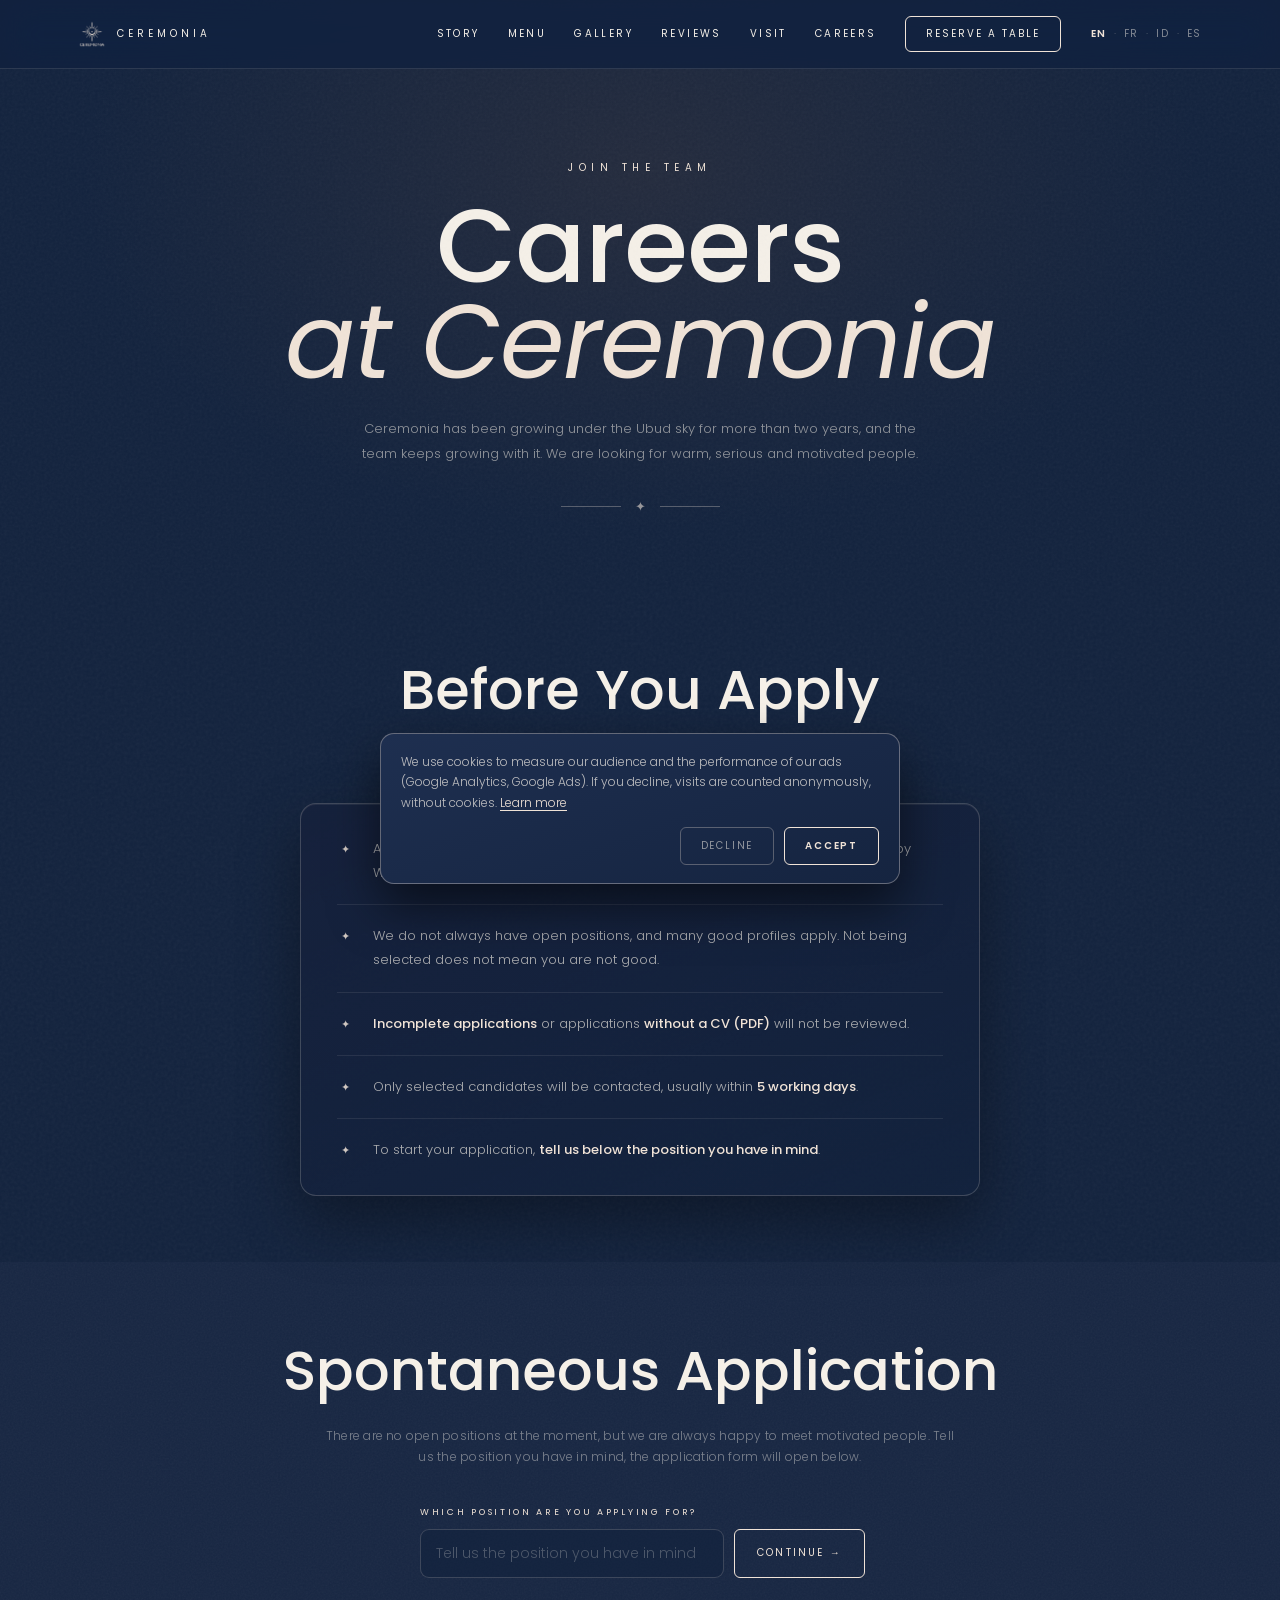
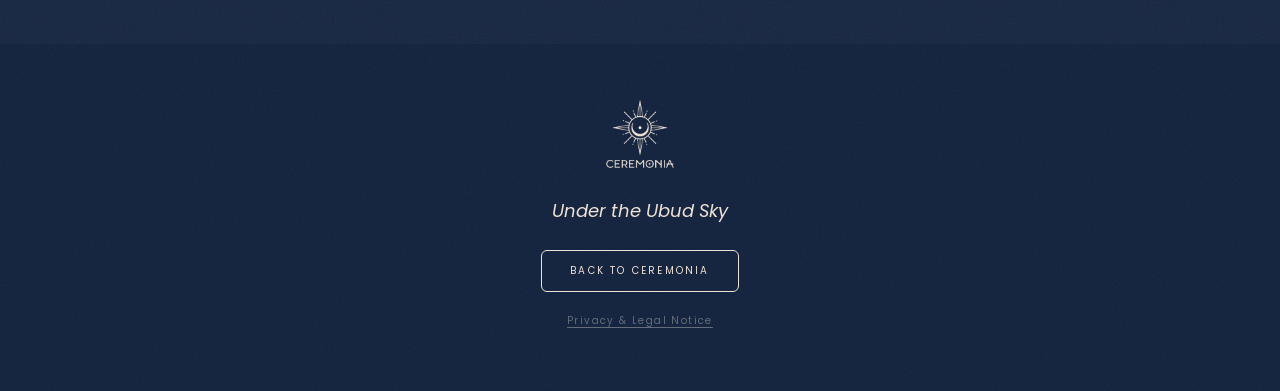
<file: careers.html>
<!DOCTYPE html>
<html lang="en">
<head>
<script src="consent.js"></script>
<!-- Google tag (gtag.js) -->
<script async src="https://www.googletagmanager.com/gtag/js?id=G-2QKQ0R6NVG"></script>
<script>
  window.dataLayer = window.dataLayer || [];
  function gtag(){dataLayer.push(arguments);}
  gtag('js', new Date());

  gtag('config', 'G-2QKQ0R6NVG');
</script>
<meta charset="utf-8">
<meta name="viewport" content="width=device-width, initial-scale=1">
<title>Careers · Ceremonia Rooftop Ubud</title>
<meta name="description" content="Join the Ceremonia Rooftop Ubud team: send us a spontaneous application. Tell us the position you have in mind and apply under the Ubud sky.">
<meta name="theme-color" content="#12223d">
<link rel="icon" type="image/png" href="favicon.png">
<link rel="apple-touch-icon" href="apple-touch-icon.png">
<link rel="canonical" href="https://www.ceremonia-rooftop.com/careers">
<link rel="stylesheet" href="fonts.css">
<style>
:root{--navy:#12223d;--navy-lt:#172642;--cream:#EDE8DF;--gold:#f0e3d7;--ivory:#F5F0E8;--umber:#8B6F47;--ease:cubic-bezier(0.16,1,0.3,1)}
*,*::before,*::after{box-sizing:border-box;margin:0;padding:0}
html{scroll-behavior:smooth;overflow-x:clip}
body{background:var(--navy);overflow-x:clip;font-family:'Poppins',sans-serif;color:var(--ivory)}
::-webkit-scrollbar{width:3px}::-webkit-scrollbar-thumb{background:var(--gold)}
a{text-decoration:none;color:inherit}
.grain::before{content:'';position:absolute;inset:0;pointer-events:none;z-index:0;
  background-image:url("data:image/svg+xml,%3Csvg viewBox='0 0 256 256' xmlns='http://www.w3.org/2000/svg'%3E%3Cfilter id='n'%3E%3CfeTurbulence type='fractalNoise' baseFrequency='0.85' numOctaves='4' stitchTiles='stitch'/%3E%3CfeColorMatrix type='saturate' values='0'/%3E%3C/filter%3E%3Crect width='256' height='256' filter='url(%23n)'/%3E%3C/svg%3E");opacity:.05}
#cover{position:relative;text-align:center;padding:160px 7vw 64px;overflow:hidden;background:radial-gradient(ellipse at 50% 30%,rgba(139,94,60,.14) 0%,transparent 62%)}
#cover .eyebrow{font-size:10px;letter-spacing:.55em;text-transform:uppercase;color:var(--gold);margin-bottom:22px}
#cover h1{font-family:'Poppins',sans-serif;font-weight:500;font-size:clamp(48px,9vw,104px);line-height:.92;letter-spacing:-.01em}
#cover h1 em{display:block;color:var(--gold);font-weight:400;font-style:italic}
#cover .tag{max-width:580px;margin:28px auto 0;font-weight:300;font-size:13px;line-height:1.9;color:rgba(245,240,232,.55)}
.cover-orn{display:flex;align-items:center;justify-content:center;gap:14px;margin-top:30px}
.cover-orn .l{width:60px;height:1px;background:rgba(240,227,215,.3)}
.cover-orn span{color:rgba(240,227,215,.6);font-size:13px}
.group{position:relative;padding:66px 7vw}
.group.navy{background:var(--navy)}.group.lt{background:var(--navy-lt)}
.group-head{text-align:center;margin-bottom:12px}
.group-head h2{font-family:'Poppins',sans-serif;font-weight:500;font-size:clamp(34px,5vw,56px);color:var(--ivory)}
.group-note{text-align:center;font-size:12px;font-weight:300;color:rgba(245,240,232,.45);margin-bottom:38px;letter-spacing:.02em;max-width:640px;margin-left:auto;margin-right:auto;line-height:1.8}
.inner{max-width:980px;margin:0 auto;position:relative;z-index:1}
/* ---- rules ---- */
.rules{max-width:680px;margin:0 auto;list-style:none;
  background:linear-gradient(160deg,rgba(22,33,60,.92),rgba(18,34,61,.75));
  border:1px solid rgba(240,227,215,.2);border-radius:16px;padding:14px 36px;
  box-shadow:0 24px 60px rgba(0,0,0,.35),inset 0 1px 0 rgba(240,227,215,.08)}
.rules li{position:relative;display:block;padding:19px 0 19px 36px;font-weight:300;font-size:13px;line-height:1.85;
  color:rgba(245,240,232,.68);border-bottom:1px solid rgba(240,227,215,.09)}
.rules li:last-child{border-bottom:none}
.rules li::before{content:'✦';position:absolute;left:4px;top:21px;color:var(--gold);font-size:11px;opacity:.85}
.rules strong{color:var(--gold);font-weight:500}
/* ---- jobs ---- */
.jobs-grid{display:grid;grid-template-columns:1fr 1fr;gap:14px}
.job{background:linear-gradient(135deg,rgba(18,34,61,.7),rgba(22,33,60,.85));border:1px solid rgba(240,227,215,.12);border-radius:13px;backdrop-filter:blur(8px);
  box-shadow:0 6px 22px rgba(0,0,0,.28),inset 0 1px 0 rgba(240,227,215,.05);padding:24px 24px 22px;display:flex;flex-direction:column;gap:12px;
  transition:border-color .3s,box-shadow .3s,transform .3s var(--ease)}
.job:hover{border-color:rgba(240,227,215,.3);box-shadow:0 12px 30px rgba(0,0,0,.4);transform:translateY(-3px)}
.job.selected{border-color:var(--gold);box-shadow:0 0 0 1px var(--gold),0 12px 30px rgba(0,0,0,.4)}
.job .name{font-family:'Poppins',sans-serif;font-style:italic;font-weight:400;font-size:24px;color:var(--ivory)}
.job .meta{display:flex;flex-wrap:wrap;gap:8px}
.job .pill{font-size:9px;letter-spacing:.18em;text-transform:uppercase;color:var(--gold);border:1px solid rgba(240,227,215,.3);border-radius:30px;padding:4px 11px}
.job .desc{font-weight:300;font-size:12px;line-height:1.7;color:rgba(245,240,232,.5);flex:1}
.job .apply{align-self:flex-start;font-size:10px;letter-spacing:.22em;text-transform:uppercase;border:1px solid var(--gold);color:var(--gold);
  padding:12px 28px;border-radius:6px;cursor:pointer;background:transparent;font-family:'Poppins',sans-serif;transition:background .3s,color .3s}
.job .apply:hover{background:var(--gold);color:var(--navy)}
.other-line{text-align:center;margin-top:30px;font-size:12px;font-weight:300;color:rgba(245,240,232,.45)}
.other-line button{background:none;border:none;cursor:pointer;font-family:'Poppins',sans-serif;font-size:12px;color:var(--gold);text-decoration:underline;text-underline-offset:3px;transition:opacity .25s}
.other-line button:hover{opacity:.7}
.other-box{max-width:440px;margin:22px auto 0;animation:stepin .45s var(--ease)}
.other-box label{display:block;font-size:9px;letter-spacing:.3em;text-transform:uppercase;color:var(--gold);margin-bottom:10px}
.other-row{display:flex;gap:10px}
.other-row input{flex:1;background:rgba(18,34,61,.55);border:1px solid rgba(240,227,215,.18);border-radius:9px;
  color:var(--ivory);font-family:'Poppins',sans-serif;font-weight:300;font-size:14px;padding:13px 15px;outline:none;transition:border-color .3s,box-shadow .3s}
.other-row input:focus{border-color:rgba(240,227,215,.55);box-shadow:0 0 0 3px rgba(240,227,215,.08)}
.other-row input::placeholder{color:rgba(245,240,232,.25)}
.other-row button{flex:none;font-family:'Poppins',sans-serif;font-size:10px;letter-spacing:.22em;text-transform:uppercase;
  background:transparent;color:var(--gold);border:1px solid var(--gold);border-radius:6px;padding:0 22px;cursor:pointer;transition:background .3s,color .3s}
.other-row button:hover{background:var(--gold);color:var(--navy)}
@media(max-width:480px){.other-row{flex-direction:column}.other-row button{padding:13px 20px}}
/* ---- form ---- */
#apply{display:none}
#apply.open{display:block}
#form-wrap{max-width:640px;margin:0 auto;position:relative;z-index:1}
.applying{display:flex;align-items:center;justify-content:center;gap:10px;flex-wrap:wrap;margin:0 auto 30px;text-align:center}
.applying .lbl-a{font-size:9px;letter-spacing:.3em;text-transform:uppercase;color:rgba(245,240,232,.4)}
.applying .pos{font-family:'Poppins',sans-serif;font-style:italic;font-size:22px;color:var(--gold)}
.applying button{background:none;border:none;cursor:pointer;font-family:'Poppins',sans-serif;font-size:10px;color:rgba(245,240,232,.4);text-decoration:underline;text-underline-offset:3px}
.applying button:hover{color:var(--gold)}
#progress{margin-bottom:26px}
#progress .p-label{display:flex;justify-content:space-between;font-size:9px;letter-spacing:.24em;text-transform:uppercase;color:rgba(240,227,215,.7);margin-bottom:9px;gap:12px}
#progress .p-track{height:2px;background:rgba(240,227,215,.15);border-radius:2px;overflow:hidden}
#progress .p-fill{height:100%;background:var(--gold);width:0;transition:width .4s var(--ease)}
.step{display:none;background:linear-gradient(135deg,rgba(18,34,61,.7),rgba(22,33,60,.85));border:1px solid rgba(240,227,215,.15);border-radius:13px;padding:30px 30px 26px}
.step.active{display:block;animation:stepin .45s var(--ease)}
@keyframes stepin{from{opacity:0;transform:translateY(14px)}to{opacity:1;transform:none}}
.step h3{font-family:'Poppins',sans-serif;font-weight:500;font-size:26px;color:var(--ivory);margin-bottom:6px}
.step .s-note{font-weight:300;font-size:12px;line-height:1.8;color:rgba(245,240,232,.45);margin-bottom:22px}
.step-err{display:none;font-size:11.5px;font-weight:400;color:#E8A9A0;border:1px solid rgba(220,140,130,.4);background:rgba(220,120,110,.08);border-radius:9px;padding:10px 14px;margin-top:16px}
.step-err.show{display:block}
.field{margin-bottom:20px}
.field:last-child{margin-bottom:4px}
.field>label,.field>.g-label{display:block;font-size:9px;letter-spacing:.3em;text-transform:uppercase;color:var(--gold);margin-bottom:10px;line-height:1.6}
.g-label .soft{text-transform:none;letter-spacing:0;color:rgba(245,240,232,.35)}
.field input[type=text],.field input[type=email],.field input[type=tel],.field input[type=date],.field input[type=number],.field select,.field textarea{
  width:100%;background:rgba(18,34,61,.55);border:1px solid rgba(240,227,215,.18);border-radius:9px;
  color:var(--ivory);font-family:'Poppins',sans-serif;font-weight:300;font-size:14px;padding:13px 15px;outline:none;
  transition:border-color .3s,box-shadow .3s;-webkit-appearance:none;appearance:none}
.field input[type=date]{color-scheme:dark}
.field textarea{min-height:110px;resize:vertical;line-height:1.7}
.field input:focus,.field select:focus,.field textarea:focus{border-color:rgba(240,227,215,.55);box-shadow:0 0 0 3px rgba(240,227,215,.08)}
.field input::placeholder,.field textarea::placeholder{color:rgba(245,240,232,.25)}
.field select{cursor:pointer;background-image:url("data:image/svg+xml,%3Csvg xmlns='http://www.w3.org/2000/svg' width='10' height='6'%3E%3Cpath d='M1 1l4 4 4-4' stroke='%23D4B896' fill='none' stroke-linecap='round'/%3E%3C/svg%3E");
  background-repeat:no-repeat;background-position:right 16px center}
.field select option{background:var(--navy);color:var(--ivory)}
.two-f{display:grid;grid-template-columns:1fr 1fr;gap:16px}
.opts{display:flex;flex-direction:column;gap:8px}
.opts.cols{display:grid;grid-template-columns:1fr 1fr;gap:8px}
.opt{display:flex;align-items:flex-start;gap:11px;background:rgba(18,34,61,.45);border:1px solid rgba(240,227,215,.14);border-radius:9px;
  padding:12px 14px;cursor:pointer;transition:border-color .25s,background .25s;font-weight:300;font-size:13px;color:rgba(245,240,232,.75);line-height:1.5}
.opt:hover{border-color:rgba(240,227,215,.4)}
.opt input{accent-color:var(--gold);margin-top:2px;flex:none;cursor:pointer}
.consent-txt{font-size:11.5px;line-height:1.75;color:rgba(245,240,232,.62)}
.consent-txt a{color:var(--gold);text-decoration:underline;text-underline-offset:3px}
.opt:has(input:checked){border-color:var(--gold);background:rgba(240,227,215,.08);color:var(--ivory)}
.opt .cefr{margin-left:auto;flex:none;font-size:9px;letter-spacing:.14em;color:var(--navy);background:var(--gold);border-radius:20px;padding:2px 9px;font-weight:600;align-self:center}
.cond{display:none;margin-top:14px}
.cond.show{display:block}
.opts.locked .opt{pointer-events:none}
.opts.locked .opt:not(:has(input:checked)){opacity:.3}
/* ---- custom school dropdown ---- */
.school-wrap{position:relative}
.school-wrap input{background-image:url("data:image/svg+xml,%3Csvg xmlns='http://www.w3.org/2000/svg' width='10' height='6'%3E%3Cpath d='M1 1l4 4 4-4' stroke='%23D4B896' fill='none' stroke-linecap='round'/%3E%3C/svg%3E");
  background-repeat:no-repeat;background-position:right 16px center;padding-right:38px}
.school-dd{position:absolute;top:calc(100% + 6px);left:0;right:0;z-index:60;
  background:linear-gradient(160deg,#1E2F50,#152440);border:1px solid rgba(240,227,215,.3);border-radius:11px;
  box-shadow:0 22px 48px rgba(0,0,0,.55),inset 0 1px 0 rgba(240,227,215,.08);
  max-height:236px;overflow-y:auto;padding:6px;animation:stepin .25s var(--ease)}
.school-dd::-webkit-scrollbar{width:3px}
.school-dd::-webkit-scrollbar-thumb{background:rgba(240,227,215,.4);border-radius:3px}
.sd-item{display:flex;align-items:center;gap:10px;padding:10px 13px;border-radius:8px;font-size:13px;font-weight:300;
  color:rgba(245,240,232,.78);cursor:pointer;transition:background .15s,color .15s}
.sd-item::before{content:'✦';font-size:8px;color:rgba(240,227,215,.45);flex:none}
.sd-item:hover,.sd-item.sel{background:rgba(240,227,215,.12);color:var(--ivory)}
.sd-item:hover::before,.sd-item.sel::before{color:var(--gold)}
.sd-item b{font-weight:600;color:var(--gold)}
.sd-free{padding:10px 13px;font-size:11px;font-weight:300;font-style:italic;color:rgba(245,240,232,.35);
  border-top:1px solid rgba(240,227,215,.1);margin-top:4px}
.school-dd .sd-free:first-child{border-top:none;margin-top:0}
.hint{font-size:10px;font-weight:300;color:rgba(245,240,232,.3);margin-top:8px;line-height:1.7}
.warn{border:1px solid rgba(212,150,150,.35);background:rgba(212,120,120,.07);border-radius:9px;padding:12px 16px;font-size:11.5px;font-weight:300;line-height:1.7;color:rgba(245,220,215,.75);margin-top:18px}
.warn strong{color:#E8C4A8;font-weight:500}
/* ---- travel calc ---- */
#tt-result{display:none;margin-top:18px;text-align:center;border:1px solid rgba(240,227,215,.35);border-radius:13px;
  background:rgba(240,227,215,.07);padding:20px 22px}
#tt-result.show{display:block;animation:stepin .4s var(--ease)}
#tt-result .tt-min{font-family:'Poppins',sans-serif;font-style:italic;font-size:38px;color:var(--gold);line-height:1.1}
#tt-result .tt-sub{font-size:10px;letter-spacing:.2em;text-transform:uppercase;color:rgba(245,240,232,.4);margin-top:6px}
/* ---- skills deck ---- */
#deck-zone{max-width:360px;margin:0 auto;text-align:center}
.deck-progress{display:flex;align-items:center;gap:12px;margin-bottom:16px}
.deck-progress span{font-size:9px;letter-spacing:.22em;color:rgba(240,227,215,.7);white-space:nowrap}
.deck-bar{flex:1;height:2px;background:rgba(240,227,215,.15);border-radius:2px;overflow:hidden}
#deck-fill{height:100%;background:var(--gold);width:0;transition:width .3s var(--ease)}
#deck{position:relative;height:250px;margin-bottom:18px}
.d-card{position:absolute;inset:0;border-radius:18px;display:flex;flex-direction:column;align-items:center;justify-content:center;gap:14px;
  background:linear-gradient(150deg,#1E2C4E,#131F3A);border:1px solid rgba(240,227,215,.3);
  box-shadow:0 18px 44px rgba(0,0,0,.45),inset 0 1px 0 rgba(240,227,215,.1);
  touch-action:none;cursor:grab;user-select:none;-webkit-user-select:none}
.d-card.behind,.d-card.behind2{pointer-events:none;cursor:default}
.d-card.behind{transform:scale(.95) translateY(11px);border-color:rgba(240,227,215,.18)}
.d-card.behind2{transform:scale(.9) translateY(22px);border-color:rgba(240,227,215,.1)}
.d-back-orn{display:flex;align-items:center;gap:12px;opacity:.35}
.d-back-orn .l{width:34px;height:1px;background:rgba(240,227,215,.5)}
.d-back-orn span{color:var(--gold);font-size:13px}
.d-card .d-emoji{font-size:46px;line-height:1}
.d-card .d-name{font-family:'Poppins',sans-serif;font-style:italic;font-size:23px;color:var(--ivory);padding:0 26px;line-height:1.3}
.d-card .d-stamp{position:absolute;top:18px;font-size:11px;letter-spacing:.24em;text-transform:uppercase;font-weight:600;
  border:2px solid;border-radius:8px;padding:6px 12px;opacity:0;transform:rotate(-12deg)}
.d-card .d-stamp.yes{left:18px;color:#9CCB8E;border-color:#9CCB8E}
.d-card .d-stamp.no{right:18px;color:#E8A9A0;border-color:#E8A9A0;transform:rotate(12deg)}
.deck-btns{display:flex;align-items:center;justify-content:center;gap:14px}
.deck-btns button{font-family:'Poppins',sans-serif;cursor:pointer;transition:transform .2s var(--ease),background .25s,color .25s}
.d-no,.d-yes{display:inline-flex;align-items:center;gap:8px;font-size:10px;letter-spacing:.16em;text-transform:uppercase;
  border-radius:30px;padding:13px 22px;background:transparent}
.d-no{border:1px solid rgba(232,169,160,.5);color:#E8A9A0}
.d-no:hover{background:rgba(232,169,160,.12);transform:scale(1.05)}
.d-yes{border:1px solid rgba(156,203,142,.55);color:#9CCB8E}
.d-yes:hover{background:rgba(156,203,142,.12);transform:scale(1.05)}
.d-undo{border:1px solid rgba(240,227,215,.3);color:rgba(240,227,215,.7);background:transparent;border-radius:50%;width:40px;height:40px;font-size:16px}
.d-undo:hover{color:var(--gold);transform:scale(1.05)}
#deck-done{text-align:center}
#deck-done .chips{display:flex;flex-wrap:wrap;gap:8px;justify-content:center;margin:18px 0 8px}
.chip{display:inline-flex;align-items:center;gap:7px;font-size:11px;color:var(--ivory);border:1px solid rgba(240,227,215,.4);
  background:rgba(240,227,215,.1);border-radius:30px;padding:8px 14px;cursor:pointer;transition:border-color .25s,opacity .25s}
.chip:hover{border-color:#E8A9A0;opacity:.8}
.chip::after{content:'✕';font-size:9px;color:rgba(245,240,232,.4)}
#deck-restart{background:none;border:none;cursor:pointer;font-family:'Poppins',sans-serif;font-size:10px;letter-spacing:.18em;text-transform:uppercase;
  color:rgba(245,240,232,.4);text-decoration:underline;text-underline-offset:3px;margin-top:14px}
#deck-restart:hover{color:var(--gold)}
/* ---- file inputs ---- */
.field input[type=file]{width:100%;background:rgba(18,34,61,.55);border:1px dashed rgba(240,227,215,.35);border-radius:9px;padding:16px 15px;cursor:pointer;font-size:12px;color:rgba(245,240,232,.55);font-family:'Poppins',sans-serif}
.field input[type=file]::file-selector-button{background:transparent;border:1px solid rgba(240,227,215,.4);border-radius:6px;color:var(--gold);
  font-family:'Poppins',sans-serif;font-size:10px;letter-spacing:.14em;text-transform:uppercase;padding:7px 15px;margin-right:13px;cursor:pointer;transition:background .3s,color .3s}
.field input[type=file]::file-selector-button:hover{background:var(--gold);color:var(--navy)}
.nav-btns{display:flex;justify-content:space-between;align-items:center;margin-top:24px;gap:14px}
.btn-back{background:none;border:none;cursor:pointer;font-family:'Poppins',sans-serif;font-size:10px;letter-spacing:.22em;text-transform:uppercase;color:rgba(245,240,232,.45);transition:color .25s;padding:10px 0}
.btn-back:hover{color:var(--gold)}
.btn-back[hidden]{visibility:hidden;display:block}
.btn-next,#submit-btn{display:inline-flex;align-items:center;gap:10px;font-family:'Poppins',sans-serif;font-size:10px;letter-spacing:.22em;text-transform:uppercase;
  background:transparent;color:var(--gold);border:1px solid var(--gold);border-radius:6px;padding:14px 30px;cursor:pointer;transition:background .3s,color .3s}
.btn-next:hover,#submit-btn:hover{background:var(--gold);color:var(--navy)}
#submit-btn:disabled{opacity:.5;cursor:wait}
.form-note{text-align:center;font-size:10px;font-weight:300;color:rgba(245,240,232,.35);margin-top:18px;line-height:1.8}
#sent-banner{display:none;max-width:640px;margin:0 auto;text-align:center;border:1px solid rgba(240,227,215,.4);border-radius:13px;
  background:rgba(240,227,215,.08);padding:26px 28px}
#sent-banner p.big{font-family:'Poppins',sans-serif;font-style:italic;font-size:22px;color:var(--gold);margin-bottom:8px}
#sent-banner p.small{font-size:12px;font-weight:300;color:rgba(245,240,232,.55);line-height:1.8}
footer{text-align:center;padding:48px 7vw 60px;background:var(--navy);position:relative}
footer .logo{width:84px;margin:0 auto 14px}
footer .tagline{font-family:'Poppins',sans-serif;font-style:italic;color:var(--gold);font-size:18px}
footer .home{display:inline-block;margin-top:26px;font-size:10px;letter-spacing:.22em;text-transform:uppercase;border:1px solid var(--gold);color:var(--gold);padding:12px 28px;border-radius:6px;transition:background .3s,color .3s}
footer .home:hover{background:var(--gold);color:var(--navy)}
[data-rev]{opacity:0;transform:translateY(24px);transition:opacity .7s var(--ease),transform .7s var(--ease)}
[data-rev].in{opacity:1;transform:none}
@media(max-width:760px){.jobs-grid{grid-template-columns:1fr}.two-f{grid-template-columns:1fr}.opts.cols{grid-template-columns:1fr}
  #cover{padding:130px 7vw 50px}.group{padding:54px 7vw}.step{padding:24px 20px 22px}.rules{padding:8px 22px}.rules li{padding-left:30px}}
</style>
</head>
<body>
<script src="nav.js"></script>

<header id="cover" class="grain">
  <p class="eyebrow" data-t>Join the Team</p>
  <h1 data-th="title">Careers<em>at Ceremonia</em></h1>
  <p class="tag" data-t>Ceremonia has been growing under the Ubud sky for more than two years, and the team keeps growing with it. We are looking for warm, serious and motivated people.</p>
  <div class="cover-orn"><span class="l"></span><span>✦</span><span class="l"></span></div>
</header>

<!-- ═══ RULES ═══ -->
<section class="group navy grain">
  <div class="inner">
    <div class="group-head"><h2 data-rev data-t>Before You Apply</h2></div>
    <p class="group-note" data-rev data-t>Please read carefully. The way you apply already shows us who you are.</p>
    <ul class="rules" data-rev>
      <li data-th="rule1">All applications must go through <strong>this form only</strong>. We do not accept applications by WhatsApp or Instagram DM.</li>
      <li data-th="rule2">We do not always have open positions, and many good profiles apply. Not being selected does not mean you are not good.</li>
      <li data-th="rule3"><strong>Incomplete applications</strong> or applications <strong>without a CV (PDF)</strong> will not be reviewed.</li>
      <li data-th="rule4">Only selected candidates will be contacted, usually within <strong>5 working days</strong>.</li>
      <li data-th="rule5">To start your application, <strong>tell us below the position you have in mind</strong>.</li>
    </ul>
  </div>
</section>

<!-- ═══ POSITIONS ═══ -->
<section class="group lt grain" id="positions">
  <div class="inner">
    <div class="group-head"><h2 data-rev data-t>Spontaneous Application</h2></div>
    <p class="group-note" data-rev data-t>There are no open positions at the moment, but we are always happy to meet motivated people. Tell us the position you have in mind, the application form will open below.</p>
    <div class="other-box" id="other-box">
      <label for="other-name" data-t>Which position are you applying for?</label>
      <div class="other-row">
        <input id="other-name" type="text" required data-tp placeholder="Tell us the position you have in mind">
        <button type="button" id="other-go" data-t>Continue →</button>
      </div>
    </div>
  </div>
</section>

<!-- ═══ APPLICATION FORM ═══ -->
<section class="group navy grain" id="apply">
  <div class="group-head"><h2 data-t>Application Form</h2></div>
  <p class="group-note" data-t>Answer honestly and completely. It takes about 5-8 minutes.</p>

  <div id="form-wrap">
    <div class="applying">
      <span class="lbl-a" data-t>Applying for</span>
      <span class="pos" id="applying-pos"></span>
      <button type="button" id="change-pos" data-t>change</button>
    </div>

    <div id="progress">
      <div class="p-label"><span id="p-name">Introduction &amp; Rules</span><span id="p-count">Section 1 of 11</span></div>
      <div class="p-track"><div class="p-fill" id="p-fill"></div></div>
    </div>

    <form id="apply-form" action="https://formsubmit.co/ceremoniaubud@gmail.com" method="POST" enctype="multipart/form-data">
      <input type="hidden" name="_subject" id="f-subject" value="✦ Job Application · Ceremonia">
      <input type="hidden" name="_template" value="table">
      <input type="hidden" name="_captcha" value="false">
      <input type="hidden" name="_next" id="next-url" value="https://www.ceremonia-rooftop.com/careers?sent=1">
      <input type="hidden" name="Position Applied" id="f-position">

      <!-- 1 · Introduction & Rules -->
      <fieldset class="step" id="s1" data-name="Introduction &amp; Rules">
        <h3 data-t>Introduction &amp; Rules</h3>
        <p class="s-note" data-t>Ceremonia is a rooftop restaurant &amp; bar in the center of Ubud, open for more than 2 years. Our team is growing and we are looking for serious people. Please confirm you understand our rules before starting.</p>
        <div class="field">
          <div class="opts">
            <label class="opt"><input type="checkbox" name="Rules Accepted" value="Yes" required><span data-t>I have read the rules. I understand that incomplete applications will not be reviewed, and that only selected candidates will be contacted (within about 5 working days).</span></label>
          </div>
        </div>
        <p class="s-note" style="margin-top:14px" data-t>Note: some questions later in the form (family situation, religion) are optional, they only help us plan schedules around ceremonies and family life, and have no influence on selection.</p>
        <p class="step-err"></p>
      </fieldset>

      <!-- 2 · Personal Information -->
      <fieldset class="step" id="s2" data-name="Personal Information">
        <h3 data-t>Personal Information</h3>
        <p class="s-note" data-t>Please write your information exactly as on your official documents.</p>
        <div class="field"><label for="f-name" data-t>Full name (as on your KTP)</label><input id="f-name" type="text" name="Full Name (KTP)" required autocomplete="name"></div>
        <div class="two-f">
          <div class="field">
            <label for="f-pob" data-t>Place of birth</label>
            <div class="school-wrap"><input id="f-pob" type="text" name="Place of Birth" required autocomplete="off"><div class="school-dd" id="dd-pob" hidden></div></div>
            <p class="hint" data-t>Start typing, then choose from the suggestions.</p>
          </div>
          <div class="field"><label for="f-dob" data-t>Date of birth</label><input id="f-dob" type="date" name="Date of Birth" required></div>
        </div>
        <div class="field">
          <span class="g-label" data-t>Gender</span>
          <div class="opts cols">
            <label class="opt"><input type="radio" name="Gender" value="Male" required><span data-t>Male</span></label>
            <label class="opt"><input type="radio" name="Gender" value="Female" required><span data-t>Female</span></label>
          </div>
        </div>
        <div class="field">
          <label for="f-addr" data-t>Current address (banjar / village, district)</label>
          <div class="school-wrap"><input id="f-addr" type="text" name="Current Address" required autocomplete="off"><div class="school-dd" id="dd-addr" hidden></div></div>
          <p class="hint" data-t>Start typing, then choose your address from the suggestions, it will be used to calculate your travel time.</p>
        </div>
        <div class="two-f">
          <div class="field"><label for="f-email" data-t>Email</label><input id="f-email" type="email" name="Email" required autocomplete="email"></div>
          <div class="field"><label for="f-wa" data-t>Active WhatsApp number</label><input id="f-wa" type="tel" name="WhatsApp Number" required placeholder="08..." autocomplete="tel"></div>
        </div>
        <p class="step-err"></p>
      </fieldset>

      <!-- 3 · Location & Travel Time -->
      <fieldset class="step" id="s3" data-name="Location &amp; Travel Time">
        <h3 data-t>Location &amp; Travel Time</h3>
        <p class="s-note" data-t>Ceremonia is at Jl. Raya Ubud No.26, Ubud, Gianyar, Bali 80571. Choose your transport, your travel time is calculated automatically from your address.</p>
        <div class="field">
          <label for="f-addr2" data-t>Your home address</label>
          <input id="f-addr2" type="text" name="Address (used for travel calculation)" readonly>
          <p class="hint" data-t>Taken automatically from your Personal Information. To change it, go back to step 2.</p>
        </div>
        <div class="field">
          <span class="g-label" data-t>Your transport</span>
          <div class="opts cols" id="transport-opts">
            <label class="opt"><input type="radio" name="Transport Mode" value="Motorbike" data-profile="car" required><span data-t>🛵 Motorbike</span></label>
            <label class="opt"><input type="radio" name="Transport Mode" value="Car" data-profile="car" required><span data-t>🚗 Car</span></label>
            <label class="opt"><input type="radio" name="Transport Mode" value="Bicycle" data-profile="bike" required><span data-t>🚲 Bicycle</span></label>
            <label class="opt"><input type="radio" name="Transport Mode" value="On foot" data-profile="foot" required><span data-t>🚶 On foot</span></label>
          </div>
          <p class="hint" data-t>Choose carefully, your transport cannot be changed afterwards.</p>
        </div>
        <div class="field" style="text-align:center">
          <p class="hint" id="tt-loading" style="display:none;text-align:center" data-t>Calculating...</p>
          <div id="tt-result">
            <p class="tt-min"><span id="tt-val">--</span> min</p>
            <p class="tt-sub" id="tt-sub"></p>
          </div>
          <input type="hidden" name="Travel Time (minutes)" id="f-ttmin">
          <div class="cond" id="cond-manual">
            <div class="field" style="margin-top:10px;text-align:left">
              <label for="f-ttmanual" data-t>Travel time in minutes (manual)</label>
              <input id="f-ttmanual" type="number" min="1" max="300" inputmode="numeric">
              <p class="hint" data-t>We could not locate this address automatically, please enter your usual travel time.</p>
            </div>
          </div>
        </div>
        <div class="field">
          <span class="g-label" data-t>Are you ready to do this travel time every working day?</span>
          <div class="opts cols">
            <label class="opt"><input type="radio" name="Ready For This Travel Time" value="Yes" required><span data-t>Yes</span></label>
            <label class="opt"><input type="radio" name="Ready For This Travel Time" value="No" required><span data-t>No</span></label>
          </div>
        </div>
        <div class="cond" id="cond-35">
          <div class="opts">
            <label class="opt"><input type="checkbox" name="Accepts more than 35 min travel" value="Acceptable" id="f-accept35"><span data-t>My travel time is more than 35 minutes and I confirm it is acceptable for me.</span></label>
          </div>
        </div>
        <p class="step-err"></p>
      </fieldset>

      <!-- 4 · Family & Religion -->
      <fieldset class="step" id="s4" data-name="Family &amp; Religion">
        <h3 data-t>Family &amp; Religion</h3>
        <p class="s-note" data-t>These questions are optional. They only help us plan schedules around ceremonies and family life, answering or not has no influence on your application.</p>
        <div class="field">
          <span class="g-label" data-t>Marital status (optional)</span>
          <div class="opts cols">
            <label class="opt"><input type="radio" name="Marital Status" value="Single"><span data-t>Single</span></label>
            <label class="opt"><input type="radio" name="Marital Status" value="Married"><span data-t>Married</span></label>
            <label class="opt"><input type="radio" name="Marital Status" value="Divorced"><span data-t>Divorced</span></label>
            <label class="opt"><input type="radio" name="Marital Status" value="Other"><span data-t>Other</span></label>
          </div>
        </div>
        <div class="field">
          <span class="g-label" data-t>Do you have children? (optional)</span>
          <div class="opts cols">
            <label class="opt"><input type="radio" name="Has Children" value="No"><span data-t>No</span></label>
            <label class="opt"><input type="radio" name="Has Children" value="Yes"><span data-t>Yes</span></label>
          </div>
          <div class="cond" id="cond-children">
            <div class="two-f" style="margin-top:6px">
              <div class="field">
                <label for="f-childnum" data-t>How many children?</label>
                <select id="f-childnum" name="Number of Children">
                  <option value="" disabled selected data-t>Select...</option>
                  <option value="1">1</option><option value="2">2</option><option value="3">3</option>
                  <option value="4">4</option><option value="5">5</option><option value="6+">6+</option>
                </select>
              </div>
              <div class="field">
                <span class="g-label" data-t>Are they dependent on you?</span>
                <div class="opts cols">
                  <label class="opt"><input type="radio" name="Children Dependent" value="Yes" id="f-dep-yes"><span data-t>Yes</span></label>
                  <label class="opt"><input type="radio" name="Children Dependent" value="No"><span data-t>No</span></label>
                </div>
              </div>
            </div>
          </div>
        </div>
        <div class="field">
          <label for="f-religion" data-t>Religion (optional)</label>
          <select id="f-religion" name="Religion">
            <option value="" disabled selected data-t>Select...</option>
            <option value="Hindu" data-t>Hindu</option>
            <option value="Muslim" data-t>Muslim</option>
            <option value="Christian (Protestant)" data-t>Christian (Protestant)</option>
            <option value="Catholic" data-t>Catholic</option>
            <option value="Buddhist" data-t>Buddhist</option>
            <option value="Other" data-t>Other</option>
          </select>
        </div>
        <p class="step-err"></p>
      </fieldset>

      <!-- 5 · Language Skills -->
      <fieldset class="step" id="s5" data-name="Language Skills">
        <h3 data-t>Language Skills</h3>
        <p class="s-note" data-t>Most of our guests are international, so English is important at Ceremonia. Be honest, we can feel the difference at the interview.</p>
        <div class="field">
          <span class="g-label" data-t>Your English level</span>
          <div class="opts">
            <label class="opt"><input type="radio" name="English Level" value="Fluent (C1)" required><span data-t>Fluent</span><span class="cefr">C1</span></label>
            <label class="opt"><input type="radio" name="English Level" value="Good conversation with customers (B2)" required><span data-t>Good conversation with customers</span><span class="cefr">B2</span></label>
            <label class="opt"><input type="radio" name="English Level" value="Basic conversation (B1)" required><span data-t>Basic conversation</span><span class="cefr">B1</span></label>
            <label class="opt"><input type="radio" name="English Level" value="Basic words only (A2)" required><span data-t>Basic words only</span><span class="cefr">A2</span></label>
            <label class="opt"><input type="radio" name="English Level" value="I understand but do not speak (A1)" required><span data-t>I understand but do not speak</span><span class="cefr">A1</span></label>
            <label class="opt"><input type="radio" name="English Level" value="No English" required><span data-t>No English</span></label>
          </div>
        </div>
        <div class="field">
          <span class="g-label" data-t>Can you take orders and explain the menu in English?</span>
          <div class="opts">
            <label class="opt"><input type="radio" name="Menu in English" value="Yes, easily" required><span data-t>Yes, easily</span></label>
            <label class="opt"><input type="radio" name="Menu in English" value="Yes, with simple English" required><span data-t>Yes, with simple English</span></label>
            <label class="opt"><input type="radio" name="Menu in English" value="Not yet" required><span data-t>Not yet</span></label>
          </div>
        </div>
        <p class="step-err"></p>
      </fieldset>

      <!-- Education & Experience -->
      <fieldset class="step" id="s7" data-name="Education &amp; Experience">
        <h3 data-t>Education &amp; Experience</h3>
        <div class="field">
          <span class="g-label"><span data-t>Did you study or follow a training in...</span> <span class="soft" data-t>(select all that apply)</span></span>
          <div class="opts cols">
            <label class="opt"><input type="checkbox" name="Education" value="Tourism"><span data-t>Tourism</span></label>
            <label class="opt"><input type="checkbox" name="Education" value="Hospitality / hotel school"><span data-t>Hospitality / hotel school</span></label>
            <label class="opt"><input type="checkbox" name="Education" value="Restaurant / F&B"><span data-t>Restaurant / F&amp;B</span></label>
            <label class="opt"><input type="checkbox" name="Education" value="Barista / bartender training"><span data-t>Barista / bartender training</span></label>
            <label class="opt"><input type="checkbox" name="Education" value="Kitchen / cooking school"><span data-t>Kitchen / cooking school</span></label>
            <label class="opt"><input type="checkbox" name="Education" value="Specialized school" id="f-specschool"><span data-t>Specialized school</span></label>
            <label class="opt"><input type="checkbox" name="Education" value="None of these"><span data-t>None of these</span></label>
          </div>
          <div class="cond" id="cond-school">
            <div class="field" style="margin-top:10px">
              <label for="f-school" data-t>Which school?</label>
              <div class="school-wrap">
                <input id="f-school" type="text" name="Specialized School Name" autocomplete="off" data-tp placeholder="Type or choose your school">
                <div class="school-dd" id="school-dd" hidden></div>
              </div>
            </div>
          </div>
        </div>
        <div class="field">
          <span class="g-label" data-t>How much experience do you have in restaurant / bar?</span>
          <div class="opts cols">
            <label class="opt"><input type="radio" name="Experience" value="First official job" required><span data-t>First official job</span></label>
            <label class="opt"><input type="radio" name="Experience" value="More than 6 months" required><span data-t>More than 6 months</span></label>
            <label class="opt"><input type="radio" name="Experience" value="More than 1 year" required><span data-t>More than 1 year</span></label>
            <label class="opt"><input type="radio" name="Experience" value="More than 2 years" required><span data-t>More than 2 years</span></label>
            <label class="opt"><input type="radio" name="Experience" value="More than 3 years" required><span data-t>More than 3 years</span></label>
            <label class="opt"><input type="radio" name="Experience" value="More than 4 years" required><span data-t>More than 4 years</span></label>
          </div>
        </div>
        <div class="field">
          <span class="g-label" data-t>Are you available to join the team immediately?</span>
          <div class="opts">
            <label class="opt"><input type="radio" name="Availability" value="Yes, available immediately" required><span data-t>Yes, I am available to join the team immediately</span></label>
            <label class="opt"><input type="radio" name="Availability" value="No, currently working, notice period" required><span data-t>No, I am currently working in a company and I have a notice period</span></label>
            <label class="opt"><input type="radio" name="Availability" value="Family situation" required><span data-t>Family situation</span></label>
          </div>
          <div class="cond" id="cond-availin">
            <div class="field" style="margin-top:10px">
              <label for="f-availin" data-t>Available in...</label>
              <select id="f-availin" name="Available In"></select>
            </div>
          </div>
        </div>
        <p class="step-err"></p>
      </fieldset>

      <!-- 8 · Skills (swipe deck) -->
      <fieldset class="step" id="s8" data-name="Skills">
        <h3 data-t>Skills</h3>
        <p class="s-note" data-t>For each skill: swipe right if you have it, left if not, or use the buttons. Extra skills make your profile stronger.</p>
        <div id="deck-zone">
          <div class="deck-progress"><span id="deck-count">1 / 25</span><div class="deck-bar"><div id="deck-fill"></div></div></div>
          <div id="deck"></div>
          <div class="deck-btns">
            <button type="button" class="d-no" id="d-no">✕ <span data-t>Not yet</span></button>
            <button type="button" class="d-undo" id="d-undo" title="Undo">↺</button>
            <button type="button" class="d-yes" id="d-yes">✓ <span data-t>I have it</span></button>
          </div>
        </div>
        <div id="deck-done" hidden>
          <p class="s-note" style="margin-bottom:0" data-t>Your selected skills</p>
          <p class="hint" style="margin-top:2px;text-align:center" data-t>(tap a skill to remove it)</p>
          <div class="chips" id="deck-chips"></div>
          <button type="button" id="deck-restart" data-t>Start again</button>
        </div>
        <div id="skills-inputs" style="display:none"></div>
        <div class="field" style="margin-top:22px"><label for="f-otherskill" data-t>Other skills</label><input id="f-otherskill" type="text" name="Other Skills" data-tp placeholder="Anything else you can do well"></div>
        <p class="step-err"></p>
      </fieldset>

      <!-- 9 · Motivation -->
      <fieldset class="step" id="s9" data-name="Motivation">
        <h3 data-t>Motivation</h3>
        <p class="s-note" data-t>Be honest, choose what really matches you.</p>
        <div class="field">
          <span class="g-label"><span data-t>Why do you want to join the Ceremonia team?</span> <span class="soft" data-t>(select all that apply)</span></span>
          <div class="opts">
            <label class="opt"><input type="checkbox" name="Why Join Ceremonia" value="I love the atmosphere and the spirit of Ceremonia"><span data-t>I love the atmosphere and the spirit of Ceremonia</span></label>
            <label class="opt"><input type="checkbox" name="Why Join Ceremonia" value="I want to grow and learn in a serious team"><span data-t>I want to grow and learn in a serious team</span></label>
            <label class="opt"><input type="checkbox" name="Why Join Ceremonia" value="I want to work with international guests and improve my English"><span data-t>I want to work with international guests and improve my English</span></label>
            <label class="opt"><input type="checkbox" name="Why Join Ceremonia" value="Ceremonia has a good reputation in Ubud"><span data-t>Ceremonia has a good reputation in Ubud</span></label>
            <label class="opt"><input type="checkbox" name="Why Join Ceremonia" value="I am looking for a stable job near my home"><span data-t>I am looking for a stable job near my home</span></label>
            <label class="opt"><input type="checkbox" name="Why Join Ceremonia" value="Someone from the team recommended Ceremonia to me"><span data-t>Someone from the team recommended Ceremonia to me</span></label>
            <label class="opt"><input type="checkbox" name="Why Join Ceremonia" value="Other" id="f-whyother"><span data-t>Other</span></label>
          </div>
          <div class="cond" id="cond-whyother">
            <div class="field" style="margin-top:10px">
              <label for="f-whyother-txt" data-t>Tell us more</label>
              <input id="f-whyother-txt" type="text" name="Why Join - Other" data-tp placeholder="Your own reason, in a few words">
            </div>
          </div>
        </div>
        <p class="step-err"></p>
      </fieldset>

      <!-- CV Upload -->
      <fieldset class="step" id="s11" data-name="CV Upload">
        <h3 data-t>CV Upload</h3>
        <p class="s-note" data-t>Upload your CV in PDF format and a professional photo. You can also add a motivation letter, this is the last step.</p>
        <div class="field">
          <label for="f-cv" data-t>Your CV (PDF only)</label>
          <input id="f-cv" type="file" name="attachment" accept=".pdf,application/pdf" required>
          <p class="hint" data-t>Max 5 MB. Make sure your name and WhatsApp number are on your CV.</p>
        </div>
        <div class="field">
          <label for="f-photo" data-t>Professional photo (JPG or PNG)</label>
          <input id="f-photo" type="file" name="attachment" accept=".jpg,.jpeg,.png,image/jpeg,image/png" required>
          <p class="hint" data-t>A clear, recent photo of you, plain background if possible. Max 5 MB.</p>
        </div>
        <div class="field">
          <label for="f-letter" data-t>Motivation letter (PDF, recommended)</label>
          <input id="f-letter" type="file" name="attachment" accept=".pdf,application/pdf">
          <p class="hint" data-t>Optional but recommended, it makes your application stronger.</p>
        </div>
        <div class="field">
          <label class="opt">
            <input type="checkbox" name="Data Privacy Consent" value="Yes" required>
            <span class="consent-txt" data-th="consent">I agree that Ceremonia collects and processes the personal data in this form (including my CV) for recruitment purposes only. My data is kept for a maximum of 12 months, is never shared for marketing purposes, and I can request access, correction or deletion at any time by writing to ceremoniaubud@gmail.com. See our <a href="/privacy" target="_blank">Privacy Policy</a>.</span>
          </label>
        </div>
        <div class="warn" data-th="warn"><strong>Reminder:</strong> incomplete applications or applications without a CV will not be reviewed. Only selected candidates will be contacted, usually within 5 working days.</div>
        <p class="step-err"></p>
      </fieldset>

      <div class="nav-btns">
        <button type="button" class="btn-back" id="btn-back" data-t>← Back</button>
        <button type="button" class="btn-next" id="btn-next" data-t>Next →</button>
        <button type="submit" id="submit-btn" style="display:none" data-t>Send My Application ✦</button>
      </div>
      <p class="form-note" data-t>Your application is sent directly to the Ceremonia team.</p>
    </form>
  </div>

  <div id="sent-banner">
    <p class="big" data-t>Thank you! Your application has been received.</p>
    <p class="small" data-th="sentsmall">If your profile is selected, we will contact you within about 5 working days.<br>Please do not follow up by WhatsApp or Instagram, we read every complete application.</p>
  </div>
</section>

<footer class="grain">
  <img class="logo" src="logo-ceremonia-beige.webp" alt="Ceremonia">
  <p class="tagline" data-t>Under the Ubud Sky</p>
  <a class="home" href="/" data-t>Back to Ceremonia</a>
  <p style="margin-top:14px"><a href="/privacy" data-t style="font-size:10px;letter-spacing:.14em;color:rgba(245,240,232,.35);text-decoration:underline;text-underline-offset:3px">Privacy &amp; Legal Notice</a></p>
</footer>

<script>
/* ══ I18N ══════════════════════════════════════════════════════════ */
const KEY='lang';
let LANG=localStorage.getItem(KEY)||'en';
const T={
"← Home":{fr:"← Accueil",id:"← Beranda",es:"← Inicio"},
"Join the Team":{fr:"Rejoignez l'équipe",id:"Bergabung dengan Tim",es:"Únete al equipo"},
"Ceremonia has been growing under the Ubud sky for more than two years, and the team keeps growing with it. We are looking for warm, serious and motivated people.":{fr:"Ceremonia grandit sous le ciel d'Ubud depuis plus de deux ans, et l'équipe continue de grandir avec lui. Nous cherchons des personnes chaleureuses, sérieuses et motivées.",id:"Ceremonia telah tumbuh di bawah langit Ubud selama lebih dari dua tahun, dan tim kami terus berkembang bersamanya. Kami mencari orang-orang yang hangat, serius, dan bersemangat.",es:"Ceremonia lleva creciendo bajo el cielo de Ubud más de dos años, y el equipo sigue creciendo con él. Buscamos personas cálidas, serias y motivadas."},
"Before You Apply":{fr:"Avant de postuler",id:"Sebelum Melamar",es:"Antes de postular"},
"Please read carefully. The way you apply already shows us who you are.":{fr:"Lisez attentivement. Votre façon de postuler nous montre déjà qui vous êtes.",id:"Baca dengan teliti. Cara Anda melamar sudah menunjukkan siapa Anda.",es:"Lee con atención. Tu forma de postular ya nos muestra quién eres."},
"Spontaneous Application":{fr:"Candidature spontanée",id:"Lamaran Inisiatif",es:"Candidatura espontánea"},
"There are no open positions at the moment, but we are always happy to meet motivated people. Tell us the position you have in mind, the application form will open below.":{fr:"Il n'y a pas de poste ouvert pour le moment, mais nous sommes toujours heureux de rencontrer des personnes motivées. Dites-nous le poste que vous avez en tête, le formulaire de candidature s'ouvrira en dessous.",id:"Saat ini tidak ada posisi yang dibuka, tetapi kami selalu senang bertemu orang-orang yang bersemangat. Beri tahu kami posisi yang Anda inginkan, formulir lamaran akan terbuka di bawah.",es:"No hay puestos abiertos por el momento, pero siempre nos alegra conocer a personas motivadas. Dinos el puesto que tienes en mente, el formulario se abrirá abajo."},
"Start typing, then choose from the suggestions.":{fr:"Commencez à écrire, puis choisissez dans les suggestions.",id:"Mulai ketik, lalu pilih dari saran.",es:"Empieza a escribir y elige entre las sugerencias."},
"Start typing, then choose your address from the suggestions, it will be used to calculate your travel time.":{fr:"Commencez à écrire, puis choisissez votre adresse dans les suggestions, elle servira à calculer votre temps de trajet.",id:"Mulai ketik, lalu pilih alamat Anda dari saran, alamat ini dipakai untuk menghitung waktu tempuh.",es:"Empieza a escribir y elige tu dirección entre las sugerencias, se usará para calcular tu tiempo de trayecto."},
"Tell us more":{fr:"Dites-nous en plus",id:"Ceritakan lebih lanjut",es:"Cuéntanos más"},
"Your own reason, in a few words":{fr:"Votre propre raison, en quelques mots",id:"Alasan Anda sendiri, dalam beberapa kata",es:"Tu propia razón, en pocas palabras"},
"Upload your CV in PDF format and a professional photo. You can also add a motivation letter, this is the last step.":{fr:"Téléchargez votre CV au format PDF et une photo professionnelle. Vous pouvez aussi ajouter une lettre de motivation, c'est la dernière étape.",id:"Unggah CV Anda dalam format PDF dan foto profesional. Anda juga bisa menambahkan surat lamaran, ini langkah terakhir.",es:"Sube tu CV en formato PDF y una foto profesional. También puedes añadir una carta de motivación, es el último paso."},
"Professional photo (JPG or PNG)":{fr:"Photo professionnelle (JPG ou PNG)",id:"Foto profesional (JPG atau PNG)",es:"Foto profesional (JPG o PNG)"},
"A clear, recent photo of you, plain background if possible. Max 5 MB.":{fr:"Une photo récente et nette de vous, fond neutre si possible. 5 Mo max.",id:"Foto Anda yang jelas dan terbaru, latar polos jika memungkinkan. Maks 5 MB.",es:"Una foto tuya clara y reciente, fondo liso si es posible. Máx. 5 MB."},
"Please upload a JPG or PNG photo.":{fr:"Merci de télécharger une photo JPG ou PNG.",id:"Mohon unggah foto JPG atau PNG.",es:"Sube una foto JPG o PNG."},
"Kitchen basic":{fr:"Cuisine (bases)",id:"Dapur dasar",es:"Cocina (básico)"},
"Bartender basic":{fr:"Bartender (bases)",id:"Bartender dasar",es:"Bartender (básico)"},
"Application Form":{fr:"Formulaire de candidature",id:"Formulir Lamaran",es:"Formulario de candidatura"},
"Answer honestly and completely. It takes about 5-8 minutes.":{fr:"Répondez honnêtement et complètement. Cela prend environ 5 à 8 minutes.",id:"Jawab dengan jujur dan lengkap. Waktu pengisian sekitar 5-8 menit.",es:"Responde con honestidad y de forma completa. Toma unos 5-8 minutos."},
"Applying for":{fr:"Candidature pour",id:"Melamar sebagai",es:"Postulando a"},
"change":{fr:"changer",id:"ubah",es:"cambiar"},
"Introduction & Rules":{fr:"Introduction & règles",id:"Pengantar & Aturan",es:"Introducción y reglas"},
"Ceremonia is a rooftop restaurant & bar in the center of Ubud, open for more than 2 years. Our team is growing and we are looking for serious people. Please confirm you understand our rules before starting.":{fr:"Ceremonia est un restaurant & bar rooftop au centre d'Ubud, ouvert depuis plus de 2 ans. Notre équipe grandit et nous cherchons des personnes sérieuses. Merci de confirmer que vous comprenez nos règles avant de commencer.",id:"Ceremonia adalah restoran & bar rooftop di pusat Ubud, telah buka lebih dari 2 tahun. Tim kami berkembang dan kami mencari orang yang serius. Mohon konfirmasi bahwa Anda memahami aturan kami sebelum mulai.",es:"Ceremonia es un restaurante & bar rooftop en el centro de Ubud, abierto desde hace más de 2 años. Nuestro equipo crece y buscamos personas serias. Confirma que entiendes nuestras reglas antes de empezar."},
"I have read the rules. I understand that incomplete applications will not be reviewed, and that only selected candidates will be contacted (within about 5 working days).":{fr:"J'ai lu les règles. Je comprends que les candidatures incomplètes ne seront pas étudiées et que seuls les candidats sélectionnés seront contactés (sous environ 5 jours ouvrés).",id:"Saya sudah membaca aturannya. Saya paham bahwa lamaran yang tidak lengkap tidak akan diproses, dan hanya kandidat terpilih yang akan dihubungi (dalam sekitar 5 hari kerja).",es:"He leído las reglas. Entiendo que las candidaturas incompletas no serán revisadas y que solo se contactará a los candidatos seleccionados (en unos 5 días laborables)."},
"Personal Information":{fr:"Informations personnelles",id:"Data Pribadi",es:"Información personal"},
"Please write your information exactly as on your official documents.":{fr:"Écrivez vos informations exactement comme sur vos documents officiels.",id:"Tulis data Anda persis seperti pada dokumen resmi Anda.",es:"Escribe tu información exactamente como en tus documentos oficiales."},
"Full name (as on your KTP)":{fr:"Nom complet (comme sur votre KTP)",id:"Nama lengkap (sesuai KTP)",es:"Nombre completo (como en tu KTP)"},
"Place of birth":{fr:"Lieu de naissance",id:"Tempat lahir",es:"Lugar de nacimiento"},
"Date of birth":{fr:"Date de naissance",id:"Tanggal lahir",es:"Fecha de nacimiento"},
"Gender":{fr:"Genre",id:"Jenis kelamin",es:"Género"},
"Male":{fr:"Homme",id:"Laki-laki",es:"Hombre"},
"Female":{fr:"Femme",id:"Perempuan",es:"Mujer"},
"Current address (banjar / village, district)":{fr:"Adresse actuelle (banjar / village, district)",id:"Alamat saat ini (banjar / desa, kecamatan)",es:"Dirección actual (banjar / pueblo, distrito)"},
"Email":{fr:"Email",id:"Email",es:"Correo electrónico"},
"Active WhatsApp number":{fr:"Numéro WhatsApp actif",id:"Nomor WhatsApp aktif",es:"Número de WhatsApp activo"},
"Location & Travel Time":{fr:"Localisation & temps de trajet",id:"Lokasi & Waktu Tempuh",es:"Ubicación y tiempo de viaje"},
"Ceremonia is at Jl. Raya Ubud No.26, Ubud, Gianyar, Bali 80571. Choose your transport, your travel time is calculated automatically from your address.":{fr:"Ceremonia se trouve au Jl. Raya Ubud No.26, Ubud, Gianyar, Bali 80571. Choisissez votre moyen de transport, votre temps de trajet est calculé automatiquement depuis votre adresse.",id:"Ceremonia berada di Jl. Raya Ubud No.26, Ubud, Gianyar, Bali 80571. Pilih transportasi Anda, waktu tempuh dihitung otomatis dari alamat Anda.",es:"Ceremonia está en Jl. Raya Ubud No.26, Ubud, Gianyar, Bali 80571. Elige tu transporte, tu tiempo de trayecto se calcula automáticamente desde tu dirección."},
"Your home address":{fr:"Votre adresse",id:"Alamat rumah Anda",es:"Tu dirección"},
"Taken automatically from your Personal Information. To change it, go back to step 2.":{fr:"Reprise automatiquement de vos informations personnelles. Pour la modifier, revenez à l'étape 2.",id:"Diambil otomatis dari Data Pribadi Anda. Untuk mengubahnya, kembali ke langkah 2.",es:"Tomada automáticamente de tu información personal. Para cambiarla, vuelve al paso 2."},
"Your transport":{fr:"Votre moyen de transport",id:"Transportasi Anda",es:"Tu medio de transporte"},
"Choose carefully, your transport cannot be changed afterwards.":{fr:"Choisissez bien, votre moyen de transport ne pourra plus être modifié ensuite.",id:"Pilih dengan hati-hati, transportasi tidak dapat diubah setelahnya.",es:"Elige con cuidado, tu transporte no podrá cambiarse después."},
"🛵 Motorbike":{fr:"🛵 Scooter / moto",id:"🛵 Motor",es:"🛵 Moto"},
"🚗 Car":{fr:"🚗 Voiture",id:"🚗 Mobil",es:"🚗 Coche"},
"🚲 Bicycle":{fr:"🚲 Vélo",id:"🚲 Sepeda",es:"🚲 Bicicleta"},
"🚶 On foot":{fr:"🚶 À pied",id:"🚶 Jalan kaki",es:"🚶 A pie"},
"Calculating...":{fr:"Calcul en cours...",id:"Menghitung...",es:"Calculando..."},
"Travel time in minutes (manual)":{fr:"Temps de trajet en minutes (manuel)",id:"Waktu tempuh dalam menit (manual)",es:"Tiempo de trayecto en minutos (manual)"},
"We could not locate this address automatically, please enter your usual travel time.":{fr:"Nous n'avons pas pu localiser cette adresse automatiquement, indiquez votre temps de trajet habituel.",id:"Kami tidak dapat menemukan alamat ini secara otomatis, masukkan waktu tempuh Anda yang biasa.",es:"No pudimos localizar esta dirección automáticamente, indica tu tiempo de trayecto habitual."},
"Are you ready to do this travel time every working day?":{fr:"Êtes-vous prêt(e) à faire ce trajet chaque jour de travail ?",id:"Apakah Anda siap menempuh perjalanan ini setiap hari kerja?",es:"¿Estás dispuesto/a a hacer este trayecto cada día de trabajo?"},
"My travel time is more than 35 minutes and I confirm it is acceptable for me.":{fr:"Mon trajet dépasse 35 minutes et je confirme que cela reste acceptable pour moi.",id:"Perjalanan saya lebih dari 35 menit dan saya konfirmasi itu masih dapat saya terima.",es:"Mi trayecto supera los 35 minutos y confirmo que es aceptable para mí."},
"Please choose your transport so we can calculate your travel time.":{fr:"Merci de choisir votre moyen de transport pour que nous puissions calculer votre temps de trajet.",id:"Mohon pilih transportasi Anda agar kami dapat menghitung waktu tempuh Anda.",es:"Elige tu transporte para que podamos calcular tu tiempo de trayecto."},
"Family & Religion":{fr:"Famille & religion",id:"Keluarga & Agama",es:"Familia y religión"},
"These questions are optional. They only help us plan schedules around ceremonies and family life, answering or not has no influence on your application.":{fr:"Ces questions sont optionnelles. Elles nous aident uniquement à organiser les plannings autour des cérémonies et de la vie de famille, y répondre ou non n'a aucune influence sur votre candidature.",id:"Pertanyaan-pertanyaan ini opsional. Jawaban Anda hanya membantu kami mengatur jadwal seputar upacara dan kehidupan keluarga, menjawab atau tidak, tidak memengaruhi lamaran Anda.",es:"Estas preguntas son opcionales. Solo nos ayudan a organizar los horarios en torno a las ceremonias y la vida familiar, responder o no, no influye en tu candidatura."},
"Note: some questions later in the form (family situation, religion) are optional, they only help us plan schedules around ceremonies and family life, and have no influence on selection.":{fr:"À noter : certaines questions du formulaire (situation familiale, religion) sont optionnelles, elles servent uniquement à organiser les plannings autour des cérémonies et de la vie de famille, et n'ont aucune influence sur la sélection.",id:"Catatan: beberapa pertanyaan dalam formulir (status keluarga, agama) bersifat opsional, hanya untuk membantu mengatur jadwal seputar upacara dan kehidupan keluarga, dan tidak memengaruhi seleksi.",es:"Nota: algunas preguntas del formulario (situación familiar, religión) son opcionales, solo sirven para organizar los horarios en torno a las ceremonias y la vida familiar, y no influyen en la selección."},
"Marital status (optional)":{fr:"Situation familiale (optionnel)",id:"Status pernikahan (opsional)",es:"Estado civil (opcional)"},
"Single":{fr:"Célibataire",id:"Lajang",es:"Soltero/a"},
"Married":{fr:"Marié(e)",id:"Menikah",es:"Casado/a"},
"Divorced":{fr:"Divorcé(e)",id:"Cerai",es:"Divorciado/a"},
"Do you have children? (optional)":{fr:"Avez-vous des enfants ? (optionnel)",id:"Apakah Anda punya anak? (opsional)",es:"¿Tienes hijos? (opcional)"},
"No":{fr:"Non",id:"Tidak",es:"No"},
"Yes":{fr:"Oui",id:"Ya",es:"Sí"},
"How many children?":{fr:"Combien d'enfants ?",id:"Berapa anak?",es:"¿Cuántos hijos?"},
"Are they dependent on you?":{fr:"Sont-ils à votre charge ?",id:"Apakah mereka tanggungan Anda?",es:"¿Están a tu cargo?"},
"Religion (optional)":{fr:"Religion (optionnel)",id:"Agama (opsional)",es:"Religión (opcional)"},
"Select...":{fr:"Choisir...",id:"Pilih...",es:"Selecciona..."},
"Hindu":{fr:"Hindou",id:"Hindu",es:"Hindú"},
"Muslim":{fr:"Musulman(e)",id:"Islam",es:"Musulmán/ana"},
"Christian (Protestant)":{fr:"Chrétien (protestant)",id:"Kristen (Protestan)",es:"Cristiano (protestante)"},
"Catholic":{fr:"Catholique",id:"Katolik",es:"Católico/a"},
"Buddhist":{fr:"Bouddhiste",id:"Buddha",es:"Budista"},
"Other":{fr:"Autre",id:"Lainnya",es:"Otro"},
"Language Skills":{fr:"Compétences linguistiques",id:"Kemampuan Bahasa",es:"Idiomas"},
"Most of our guests are international, so English is important at Ceremonia. Be honest, we can feel the difference at the interview.":{fr:"La plupart de nos clients sont internationaux, l'anglais est donc important chez Ceremonia. Soyez honnête, on sent la différence à l'entretien.",id:"Sebagian besar tamu kami internasional, jadi bahasa Inggris penting di Ceremonia. Jujurlah, kami bisa merasakannya saat wawancara.",es:"La mayoría de nuestros clientes son internacionales, así que el inglés es importante en Ceremonia. Sé honesto, lo notaremos en la entrevista."},
"Your English level":{fr:"Votre niveau d'anglais",id:"Tingkat bahasa Inggris Anda",es:"Tu nivel de inglés"},
"Fluent":{fr:"Courant",id:"Fasih",es:"Fluido"},
"Good conversation with customers":{fr:"Bonne conversation avec les clients",id:"Percakapan lancar dengan tamu",es:"Buena conversación con clientes"},
"Basic conversation":{fr:"Conversation basique",id:"Percakapan dasar",es:"Conversación básica"},
"Basic words only":{fr:"Quelques mots seulement",id:"Hanya kata-kata dasar",es:"Solo palabras básicas"},
"I understand but do not speak":{fr:"Je comprends mais ne parle pas",id:"Saya mengerti tapi tidak bisa berbicara",es:"Entiendo pero no hablo"},
"No English":{fr:"Pas d'anglais",id:"Tidak bisa bahasa Inggris",es:"Sin inglés"},
"Can you take orders and explain the menu in English?":{fr:"Pouvez-vous prendre les commandes et expliquer la carte en anglais ?",id:"Bisakah Anda menerima pesanan dan menjelaskan menu dalam bahasa Inggris?",es:"¿Puedes tomar pedidos y explicar la carta en inglés?"},
"Yes, easily":{fr:"Oui, facilement",id:"Ya, dengan mudah",es:"Sí, fácilmente"},
"Yes, with simple English":{fr:"Oui, avec un anglais simple",id:"Ya, dengan bahasa Inggris sederhana",es:"Sí, con inglés sencillo"},
"Not yet":{fr:"Pas encore",id:"Belum",es:"Todavía no"},
"Which position are you applying for?":{fr:"Pour quel poste postulez-vous ?",id:"Posisi apa yang Anda lamar?",es:"¿A qué puesto postulas?"},
"Tell us the position you have in mind":{fr:"Dites-nous le poste auquel vous pensez",id:"Beri tahu posisi yang Anda inginkan",es:"Dinos el puesto que tienes en mente"},
"Continue →":{fr:"Continuer →",id:"Lanjut →",es:"Continuar →"},
"Please write the name of the position.":{fr:"Merci d'indiquer le nom du poste.",id:"Mohon tuliskan nama posisinya.",es:"Escribe el nombre del puesto."},
"Education & Experience":{fr:"Formation & expérience",id:"Pendidikan & Pengalaman",es:"Formación y experiencia"},
"Did you study or follow a training in...":{fr:"Avez-vous étudié ou suivi une formation en...",id:"Apakah Anda pernah belajar atau mengikuti pelatihan di bidang...",es:"¿Estudiaste o hiciste una formación en..."},
"(select all that apply)":{fr:"(plusieurs choix possibles)",id:"(pilih semua yang sesuai)",es:"(elige todas las que correspondan)"},
"Tourism":{fr:"Tourisme",id:"Pariwisata",es:"Turismo"},
"Hospitality / hotel school":{fr:"Hôtellerie / école hôtelière",id:"Perhotelan / sekolah perhotelan",es:"Hostelería / escuela hotelera"},
"Restaurant / F&B":{fr:"Restauration / F&B",id:"Restoran / F&B",es:"Restauración / F&B"},
"Barista / bartender training":{fr:"Formation barista / bartender",id:"Pelatihan barista / bartender",es:"Formación barista / bartender"},
"Kitchen / cooking school":{fr:"Cuisine / école de cuisine",id:"Dapur / sekolah masak",es:"Cocina / escuela de cocina"},
"Specialized school":{fr:"École spécialisée",id:"Sekolah khusus (pariwisata / perhotelan)",es:"Escuela especializada"},
"Which school?":{fr:"Quelle école ?",id:"Sekolah apa?",es:"¿Qué escuela?"},
"Type or choose your school":{fr:"Saisissez ou choisissez votre école",id:"Ketik atau pilih sekolah Anda",es:"Escribe o elige tu escuela"},
"Your school is not in the list? Just type its name.":{fr:"Votre école n'est pas dans la liste ? Écrivez simplement son nom.",id:"Sekolah Anda tidak ada di daftar? Cukup ketik namanya.",es:"¿Tu escuela no está en la lista? Simplemente escribe su nombre."},
"None of these":{fr:"Aucun de ces domaines",id:"Tidak ada",es:"Ninguna de estas"},
"How much experience do you have in restaurant / bar?":{fr:"Quelle expérience avez-vous en restaurant / bar ?",id:"Berapa lama pengalaman Anda di restoran / bar?",es:"¿Cuánta experiencia tienes en restaurante / bar?"},
"First official job":{fr:"Premier emploi officiel",id:"Pekerjaan resmi pertama",es:"Primer empleo oficial"},
"More than 6 months":{fr:"Plus de 6 mois",id:"Lebih dari 6 bulan",es:"Más de 6 meses"},
"More than 1 year":{fr:"Plus d'1 an",id:"Lebih dari 1 tahun",es:"Más de 1 año"},
"More than 2 years":{fr:"Plus de 2 ans",id:"Lebih dari 2 tahun",es:"Más de 2 años"},
"More than 3 years":{fr:"Plus de 3 ans",id:"Lebih dari 3 tahun",es:"Más de 3 años"},
"More than 4 years":{fr:"Plus de 4 ans",id:"Lebih dari 4 tahun",es:"Más de 4 años"},
"Are you available to join the team immediately?":{fr:"Êtes-vous disponible pour rejoindre l'équipe immédiatement ?",id:"Apakah Anda bisa langsung bergabung dengan tim?",es:"¿Estás disponible para unirte al equipo inmediatamente?"},
"Yes, I am available to join the team immediately":{fr:"Oui, je suis disponible pour rejoindre l'équipe immédiatement",id:"Ya, saya bisa langsung bergabung dengan tim",es:"Sí, estoy disponible para unirme al equipo inmediatamente"},
"No, I am currently working in a company and I have a notice period":{fr:"Non, je travaille actuellement dans une entreprise et j'ai une période de préavis",id:"Tidak, saya sedang bekerja di sebuah perusahaan dan memiliki masa pemberitahuan (notice period)",es:"No, actualmente trabajo en una empresa y tengo un período de preaviso"},
"Family situation":{fr:"Situation familiale",id:"Situasi keluarga",es:"Situación familiar"},
"Available in...":{fr:"Disponible dans...",id:"Tersedia dalam...",es:"Disponible en..."},
"7 days":{fr:"7 jours",id:"7 hari",es:"7 días"},
"14 days":{fr:"14 jours",id:"14 hari",es:"14 días"},
"3 weeks":{fr:"3 semaines",id:"3 minggu",es:"3 semanas"},
"1 month":{fr:"1 mois",id:"1 bulan",es:"1 mes"},
"Skills":{fr:"Compétences",id:"Keahlian",es:"Habilidades"},
"For each skill: swipe right if you have it, left if not, or use the buttons. Extra skills make your profile stronger.":{fr:"Pour chaque compétence : glissez à droite si vous la maîtrisez, à gauche sinon, ou utilisez les boutons. Les compétences en plus renforcent votre profil.",id:"Untuk setiap keahlian: geser ke kanan jika Anda menguasainya, ke kiri jika tidak, atau gunakan tombolnya. Keahlian tambahan membuat profil Anda lebih kuat.",es:"Para cada habilidad: desliza a la derecha si la tienes, a la izquierda si no, o usa los botones. Las habilidades extra refuerzan tu perfil."},
"I have it":{fr:"Je sais faire",id:"Saya bisa",es:"La tengo"},
"Your selected skills":{fr:"Vos compétences sélectionnées",id:"Keahlian yang Anda pilih",es:"Tus habilidades seleccionadas"},
"(tap a skill to remove it)":{fr:"(touchez une compétence pour la retirer)",id:"(ketuk keahlian untuk menghapusnya)",es:"(toca una habilidad para quitarla)"},
"Start again":{fr:"Recommencer",id:"Ulangi",es:"Volver a empezar"},
"Customer service":{fr:"Service client",id:"Layanan pelanggan",es:"Atención al cliente"},
"Taking orders":{fr:"Prise de commandes",id:"Menerima pesanan",es:"Tomar pedidos"},
"Explaining menu":{fr:"Explication de la carte",id:"Menjelaskan menu",es:"Explicar la carta"},
"English service":{fr:"Service en anglais",id:"Layanan dalam bahasa Inggris",es:"Servicio en inglés"},
"POS / cashier system":{fr:"Caisse / système POS",id:"Sistem POS / kasir",es:"Sistema POS / caja"},
"Table service":{fr:"Service à table",id:"Layanan meja",es:"Servicio de mesa"},
"Barista basic":{fr:"Barista (bases)",id:"Barista dasar",es:"Barista básico"},
"Latte art basic":{fr:"Latte art (bases)",id:"Latte art dasar",es:"Latte art básico"},
"Upselling":{fr:"Vente additionnelle",id:"Upselling",es:"Venta adicional"},
"Handling complaints":{fr:"Gestion des réclamations",id:"Menangani keluhan",es:"Gestión de quejas"},
"Stock control":{fr:"Gestion des stocks",id:"Kontrol stok",es:"Control de stock"},
"Cleaning standard":{fr:"Standards de propreté",id:"Standar kebersihan",es:"Estándares de limpieza"},
"Social media":{fr:"Réseaux sociaux",id:"Media sosial",es:"Redes sociales"},
"Canva basic":{fr:"Canva (bases)",id:"Canva dasar",es:"Canva (básico)"},
"Photo / video content":{fr:"Contenu photo / vidéo",id:"Konten foto / video",es:"Contenido foto / vídeo"},
"Marketing basic":{fr:"Marketing (bases)",id:"Marketing dasar",es:"Marketing (básico)"},
"Team leadership":{fr:"Encadrement d'équipe",id:"Kepemimpinan tim",es:"Liderazgo de equipo"},
"Training new staff":{fr:"Formation des nouveaux",id:"Melatih staf baru",es:"Formar personal nuevo"},
"Other skills":{fr:"Autres compétences",id:"Keahlian lainnya",es:"Otras habilidades"},
"Anything else you can do well":{fr:"Tout ce que vous savez bien faire d'autre",id:"Hal lain yang Anda kuasai dengan baik",es:"Cualquier otra cosa que hagas bien"},
"Motivation":{fr:"Motivation",id:"Motivasi",es:"Motivación"},
"Be honest, choose what really matches you.":{fr:"Soyez honnête, choisissez ce qui vous correspond vraiment.",id:"Jujurlah, pilih yang benar-benar sesuai dengan Anda.",es:"Sé honesto, elige lo que realmente te corresponde."},
"Why do you want to join the Ceremonia team?":{fr:"Pourquoi voulez-vous rejoindre l'équipe Ceremonia ?",id:"Mengapa Anda ingin bergabung dengan tim Ceremonia?",es:"¿Por qué quieres unirte al equipo de Ceremonia?"},
"I love the atmosphere and the spirit of Ceremonia":{fr:"J'aime l'ambiance et l'esprit de Ceremonia",id:"Saya suka suasana dan semangat Ceremonia",es:"Me encanta el ambiente y el espíritu de Ceremonia"},
"I want to grow and learn in a serious team":{fr:"Je veux progresser et apprendre dans une équipe sérieuse",id:"Saya ingin berkembang dan belajar dalam tim yang serius",es:"Quiero crecer y aprender en un equipo serio"},
"I want to work with international guests and improve my English":{fr:"Je veux travailler avec des clients internationaux et améliorer mon anglais",id:"Saya ingin bekerja dengan tamu internasional dan meningkatkan bahasa Inggris saya",es:"Quiero trabajar con clientes internacionales y mejorar mi inglés"},
"Ceremonia has a good reputation in Ubud":{fr:"Ceremonia a une bonne réputation à Ubud",id:"Ceremonia punya reputasi baik di Ubud",es:"Ceremonia tiene buena reputación en Ubud"},
"I am looking for a stable job near my home":{fr:"Je cherche un emploi stable près de chez moi",id:"Saya mencari pekerjaan stabil dekat rumah",es:"Busco un trabajo estable cerca de casa"},
"Someone from the team recommended Ceremonia to me":{fr:"Quelqu'un de l'équipe m'a recommandé Ceremonia",id:"Seseorang dari tim merekomendasikan Ceremonia kepada saya",es:"Alguien del equipo me recomendó Ceremonia"},
"Please select at least one answer.":{fr:"Merci de sélectionner au moins une réponse.",id:"Pilih minimal satu jawaban.",es:"Selecciona al menos una respuesta."},
"CV Upload":{fr:"CV",id:"Unggah CV",es:"Subir CV"},
"Your CV (PDF only)":{fr:"Votre CV (PDF uniquement)",id:"CV Anda (hanya PDF)",es:"Tu CV (solo PDF)"},
"Max 5 MB. Make sure your name and WhatsApp number are on your CV.":{fr:"Max 5 Mo. Vérifiez que votre nom et votre numéro WhatsApp figurent sur votre CV.",id:"Maks 5 MB. Pastikan nama dan nomor WhatsApp Anda tercantum di CV.",es:"Máx. 5 MB. Asegúrate de que tu nombre y tu WhatsApp estén en el CV."},
"Motivation letter (PDF, recommended)":{fr:"Lettre de motivation (PDF, recommandée)",id:"Surat lamaran (PDF, disarankan)",es:"Carta de motivación (PDF, recomendada)"},
"Optional but recommended, it makes your application stronger.":{fr:"Optionnelle mais recommandée, elle renforce votre candidature.",id:"Opsional tapi disarankan, membuat lamaran Anda lebih kuat.",es:"Opcional pero recomendada, refuerza tu candidatura."},
"← Back":{fr:"← Retour",id:"← Kembali",es:"← Atrás"},
"Next →":{fr:"Suivant →",id:"Lanjut →",es:"Siguiente →"},
"Send My Application ✦":{fr:"Envoyer ma candidature ✦",id:"Kirim Lamaran Saya ✦",es:"Enviar mi candidatura ✦"},
"Your application is sent directly to the Ceremonia team.":{fr:"Votre candidature est envoyée directement à l'équipe Ceremonia.",id:"Lamaran Anda dikirim langsung ke tim Ceremonia.",es:"Tu candidatura se envía directamente al equipo de Ceremonia."},
"Thank you! Your application has been received.":{fr:"Merci ! Votre candidature a bien été reçue.",id:"Terima kasih! Lamaran Anda telah kami terima.",es:"¡Gracias! Hemos recibido tu candidatura."},
"Sending...":{fr:"Envoi en cours...",id:"Mengirim...",es:"Enviando..."},
"Under the Ubud Sky":{fr:"Sous le ciel d'Ubud",id:"Di bawah langit Ubud",es:"Bajo el cielo de Ubud"},
"Back to Ceremonia":{fr:"Retour à Ceremonia",id:"Kembali ke Ceremonia",es:"Volver a Ceremonia"},
"Privacy & Legal Notice":{fr:"Confidentialité & Mentions légales",id:"Privasi & Pemberitahuan Hukum",es:"Privacidad & Aviso legal"},
"Please upload your CV in PDF format only.":{fr:"Merci de télécharger votre CV au format PDF uniquement.",id:"Mohon unggah CV dalam format PDF saja.",es:"Sube tu CV solo en formato PDF."},
"Your file is too big, maximum 5 MB.":{fr:"Votre fichier est trop lourd, 5 Mo maximum.",id:"File Anda terlalu besar, maksimal 5 MB.",es:"Tu archivo es demasiado grande, máximo 5 MB."},
};
const TH={
title:{en:"Careers<em>at Ceremonia</em>",fr:"Carrières<em>chez Ceremonia</em>",id:"Karier<em>di Ceremonia</em>",es:"Empleo<em>en Ceremonia</em>"},
rule1:{en:"All applications must go through <strong>this form only</strong>. We do not accept applications by WhatsApp or Instagram DM.",fr:"Toutes les candidatures passent par <strong>ce formulaire uniquement</strong>. Nous n'acceptons pas les candidatures par WhatsApp ou Instagram DM.",id:"Semua lamaran harus melalui <strong>formulir ini saja</strong>. Kami tidak menerima lamaran lewat WhatsApp atau DM Instagram.",es:"Todas las candidaturas deben pasar <strong>solo por este formulario</strong>. No aceptamos candidaturas por WhatsApp o DM de Instagram."},
rule2:{en:"We do not always have open positions, and many good profiles apply. Not being selected does not mean you are not good.",fr:"Nous n'avons pas toujours de poste ouvert et beaucoup de bons profils postulent. Ne pas être sélectionné ne veut pas dire que vous n'êtes pas bon.",id:"Kami tidak selalu memiliki posisi yang dibuka, dan banyak kandidat bagus yang melamar. Tidak terpilih bukan berarti Anda tidak baik.",es:"No siempre tenemos puestos abiertos y postulan muchos buenos perfiles. No ser seleccionado no significa que no seas bueno."},
rule3:{en:"<strong>Incomplete applications</strong> or applications <strong>without a CV (PDF)</strong> will not be reviewed.",fr:"Les <strong>candidatures incomplètes</strong> ou <strong>sans CV (PDF)</strong> ne seront pas étudiées.",id:"<strong>Lamaran yang tidak lengkap</strong> atau <strong>tanpa CV (PDF)</strong> tidak akan diproses.",es:"Las <strong>candidaturas incompletas</strong> o <strong>sin CV (PDF)</strong> no serán revisadas."},
rule4:{en:"Only selected candidates will be contacted, usually within <strong>5 working days</strong>.",fr:"Seuls les candidats sélectionnés seront contactés, en général sous <strong>5 jours ouvrés</strong>.",id:"Hanya kandidat terpilih yang akan dihubungi, biasanya dalam <strong>5 hari kerja</strong>.",es:"Solo contactaremos a los candidatos seleccionados, normalmente en <strong>5 días laborables</strong>."},
rule5:{en:"To start your application, <strong>tell us below the position you have in mind</strong>.",fr:"Pour commencer votre candidature, <strong>indiquez ci-dessous le poste que vous avez en tête</strong>.",id:"Untuk memulai lamaran, <strong>beri tahu kami di bawah posisi yang Anda inginkan</strong>.",es:"Para empezar tu candidatura, <strong>dinos abajo el puesto que tienes en mente</strong>."},
warn:{en:"<strong>Reminder:</strong> incomplete applications or applications without a CV will not be reviewed. Only selected candidates will be contacted, usually within 5 working days.",fr:"<strong>Rappel :</strong> les candidatures incomplètes ou sans CV ne seront pas étudiées. Seuls les candidats sélectionnés seront contactés, en général sous 5 jours ouvrés.",id:"<strong>Pengingat:</strong> lamaran yang tidak lengkap atau tanpa CV tidak akan diproses. Hanya kandidat terpilih yang dihubungi, biasanya dalam 5 hari kerja.",es:"<strong>Recordatorio:</strong> las candidaturas incompletas o sin CV no serán revisadas. Solo se contactará a los candidatos seleccionados, normalmente en 5 días laborables."},
consent:{
en:"I agree that Ceremonia collects and processes the personal data in this form (including my CV) for recruitment purposes only. My data is kept for a maximum of 12 months, is never shared for marketing purposes, and I can request access, correction or deletion at any time by writing to ceremoniaubud@gmail.com. See our <a href=\"privacy.html\" target=\"_blank\">Privacy Policy</a>.",
fr:"J'accepte que Ceremonia collecte et traite les données personnelles de ce formulaire (y compris mon CV) aux seules fins de recrutement. Mes données sont conservées 12 mois maximum, ne sont jamais partagées à des fins commerciales, et je peux demander leur accès, leur rectification ou leur suppression à tout moment en écrivant à ceremoniaubud@gmail.com. Voir notre <a href=\"privacy.html\" target=\"_blank\">Politique de confidentialité</a>.",
id:"Saya setuju bahwa Ceremonia mengumpulkan dan memproses data pribadi dalam formulir ini (termasuk CV saya) hanya untuk keperluan rekrutmen. Data saya disimpan maksimal 12 bulan, tidak pernah dibagikan untuk tujuan pemasaran, dan saya dapat meminta akses, koreksi, atau penghapusan kapan saja dengan menulis ke ceremoniaubud@gmail.com. Lihat <a href=\"privacy.html\" target=\"_blank\">Kebijakan Privasi</a> kami.",
es:"Acepto que Ceremonia recopile y trate los datos personales de este formulario (incluido mi CV) únicamente con fines de selección de personal. Mis datos se conservan un máximo de 12 meses, nunca se comparten con fines comerciales, y puedo solicitar su acceso, rectificación o eliminación en cualquier momento escribiendo a ceremoniaubud@gmail.com. Consulta nuestra <a href=\"privacy.html\" target=\"_blank\">Política de Privacidad</a>."},
sentsmall:{en:"Your application will be carefully reviewed by our team. If your profile is selected, we will contact you within about 5 working days.<br>Please do not follow up by WhatsApp or Instagram, we read every complete application.",fr:"Votre candidature sera étudiée avec attention par notre équipe. Si votre profil est sélectionné, nous vous contacterons sous environ 5 jours ouvrés.<br>Merci de ne pas relancer par WhatsApp ou Instagram, nous lisons chaque candidature complète.",id:"Lamaran Anda akan ditinjau dengan saksama oleh tim kami. Jika profil Anda terpilih, kami akan menghubungi Anda dalam sekitar 5 hari kerja.<br>Mohon tidak menghubungi lewat WhatsApp atau Instagram, kami membaca setiap lamaran yang lengkap.",es:"Tu candidatura será revisada con atención por nuestro equipo. Si tu perfil es seleccionado, te contactaremos en unos 5 días laborables.<br>Por favor, no insistas por WhatsApp o Instagram, leemos cada candidatura completa."},
};
const SEC={en:"Section {n} of {t}",fr:"Section {n} sur {t}",id:"Bagian {n} dari {t}",es:"Sección {n} de {t}"};
function t(s){const e=T[s];return (e&&e[LANG])||s}
document.querySelectorAll('[data-t]').forEach(el=>{if(!el.dataset.t)el.dataset.t=el.textContent.trim()});
document.querySelectorAll('[data-tp]').forEach(el=>{el.dataset.tp=el.getAttribute('placeholder')||''});
function applyLang(){
  document.querySelectorAll('[data-t]').forEach(el=>{el.textContent=t(el.dataset.t)});
  document.querySelectorAll('[data-tp]').forEach(el=>{el.setAttribute('placeholder',t(el.dataset.tp))});
  document.querySelectorAll('[data-th]').forEach(el=>{const e=TH[el.dataset.th];if(e)el.innerHTML=e[LANG]||e.en});
  document.documentElement.lang=LANG;
  document.querySelectorAll('.lang-btn').forEach(b=>b.classList.toggle('active',b.dataset.lang===LANG));
  if(curPos)posLabel.textContent=t(curPos);
  updateProgress();renderDeck();renderChips();
}
document.querySelectorAll('.lang-btn').forEach(b=>b.addEventListener('click',()=>{
  LANG=b.dataset.lang;localStorage.setItem(KEY,LANG);applyLang();
}));

/* ── reveal animations ── */
const io=new IntersectionObserver(es=>{es.forEach(e=>{if(e.isIntersecting){e.target.classList.add('in');io.unobserve(e.target)}})},{threshold:.06,rootMargin:'0px 0px -40px 0px'});
document.querySelectorAll('[data-rev]').forEach((el,i)=>{el.style.transitionDelay=((i%6)*45)+'ms';io.observe(el)});

/* ── position gate ── */
const applySec=document.getElementById('apply');
const posInput=document.getElementById('f-position');
const posLabel=document.getElementById('applying-pos');
const otherName=document.getElementById('other-name');
let curPos='';
function openForm(position){
  curPos=position;
  posInput.value=position; /* submitted value stays in English */
  posLabel.textContent=t(position);
  document.getElementById('f-subject').value='✦ Job Application · '+position;
  document.querySelectorAll('.job').forEach(j=>j.classList.toggle('selected',j.dataset.pos===position));
  applySec.classList.add('open');
  goTo(0);
  applySec.scrollIntoView({behavior:'smooth'});
}
/* spontaneous application: the candidate MUST name the position before the form opens */
function goOther(){
  otherName.setCustomValidity('');
  if(!otherName.value.trim()){
    otherName.setCustomValidity(t('Please write the name of the position.'));
    otherName.reportValidity();
    return;
  }
  openForm(otherName.value.trim());
}
document.getElementById('other-go').addEventListener('click',goOther);
otherName.addEventListener('keydown',e=>{if(e.key==='Enter'){e.preventDefault();goOther()}});
otherName.addEventListener('input',()=>otherName.setCustomValidity(''));
document.getElementById('change-pos').addEventListener('click',()=>{
  document.getElementById('positions').scrollIntoView({behavior:'smooth'});
});

/* ── wizard ── */
const steps=[...document.querySelectorAll('.step')];
const btnBack=document.getElementById('btn-back');
const btnNext=document.getElementById('btn-next');
const btnSubmit=document.getElementById('submit-btn');
let cur=0;
function stepErr(msg){
  const el=steps[cur].querySelector('.step-err');
  if(!msg){el.classList.remove('show');return}
  el.textContent=t(msg);el.classList.add('show');
}
function updateProgress(){
  document.getElementById('p-name').textContent=t(steps[cur].dataset.name);
  document.getElementById('p-count').textContent=(SEC[LANG]||SEC.en).replace('{n}',cur+1).replace('{t}',steps.length);
  document.getElementById('p-fill').style.width=(((cur+1)/steps.length)*100)+'%';
}
function goTo(i){
  cur=i;
  steps.forEach((s,k)=>s.classList.toggle('active',k===i));
  steps.forEach(s=>s.querySelector('.step-err').classList.remove('show'));
  updateProgress();
  btnBack.hidden=i===0;
  const last=i===steps.length-1;
  btnNext.style.display=last?'none':'inline-flex';
  btnSubmit.style.display=last?'inline-flex':'none';
  if(steps[i].id==='s3'){
    addr2.value=document.getElementById('f-addr').value;
    if(transportLocked&&addr2.value.trim()!==lastCalcAddr)calcTravel();
  }
}
/* custom per-step validators (run after native validation) */
const validators={
  s3(){
    if(!ttmin.value){stepErr('Please choose your transport so we can calculate your travel time.');return false}
    return true;
  },
  s9(){
    const any=[...document.querySelectorAll('input[name="Why Join Ceremonia"]')].some(c=>c.checked);
    if(!any){stepErr('Please select at least one answer.');return false}
    return true;
  },
};
function stepValid(){
  stepErr(null);
  const fields=steps[cur].querySelectorAll('input,select,textarea');
  for(const f of fields){
    if(!f.checkValidity()){f.reportValidity();return false}
  }
  const v=validators[steps[cur].id];
  return v?v():true;
}
btnNext.addEventListener('click',()=>{
  if(!stepValid())return;
  goTo(cur+1);
  document.getElementById('form-wrap').scrollIntoView({behavior:'smooth'});
});
btnBack.addEventListener('click',()=>{
  goTo(cur-1);
  document.getElementById('form-wrap').scrollIntoView({behavior:'smooth'});
});

/* ── section 3 · travel time calculation ── */
const CEREMONIA=[115.2625,-8.5069]; /* lon,lat, Jl. Raya Ubud No.26 */
const addr2=document.getElementById('f-addr2');
const ttmin=document.getElementById('f-ttmin');
const ttResult=document.getElementById('tt-result');
const condManual=document.getElementById('cond-manual');
const manual=document.getElementById('f-ttmanual');
const cond35=document.getElementById('cond-35');
const accept35=document.getElementById('f-accept35');
let transportLocked=false,lastCalcAddr='';
/* choosing a transport locks it and triggers the automatic calculation */
document.querySelectorAll('input[name="Transport Mode"]').forEach(r=>r.addEventListener('change',()=>{
  if(transportLocked)return;
  transportLocked=true;
  document.getElementById('transport-opts').classList.add('locked');
  calcTravel();
}));
function resetTravel(){
  ttmin.value='';ttResult.classList.remove('show');
  cond35.classList.remove('show');accept35.required=false;accept35.checked=false;
}
function setMinutes(m,sub){
  ttmin.value=m;
  document.getElementById('tt-val').textContent=m;
  document.getElementById('tt-sub').textContent=sub||'';
  ttResult.classList.add('show');
  const over=m>35;
  cond35.classList.toggle('show',over);
  accept35.required=over;
  if(!over)accept35.checked=false;
  stepErr(null);
}
manual.addEventListener('input',()=>{
  const m=parseInt(manual.value,10);
  if(m>0)setMinutes(m,'manual');
  else resetTravel();
});
async function calcTravel(){
  const loading=document.getElementById('tt-loading');
  const mode=document.querySelector('input[name="Transport Mode"]:checked');
  if(!addr2.value.trim()||!mode)return;
  lastCalcAddr=addr2.value.trim();
  resetTravel();
  condManual.classList.remove('show');
  loading.style.display='block';
  try{
    let q=addr2.value.trim(),lon,lat;
    if(pickedHome&&pickedHome.text===q){
      /* the candidate picked their address from the suggestions, exact coordinates, no geocoding */
      lon=pickedHome.lon;lat=pickedHome.lat;
    }else{
      if(!/bali|indonesia/i.test(q))q+=', Bali, Indonesia';
      const geo=await fetch('https://nominatim.openstreetmap.org/search?format=json&limit=1&countrycodes=id&q='+encodeURIComponent(q)).then(r=>r.json());
      if(!geo.length)throw new Error('not found');
      lon=geo[0].lon;lat=geo[0].lat;
    }
    const profile=mode.dataset.profile; /* car | bike | foot */
    const url='https://routing.openstreetmap.de/routed-'+profile+'/route/v1/driving/'+lon+','+lat+';'+CEREMONIA[0]+','+CEREMONIA[1]+'?overview=false';
    const route=await fetch(url).then(r=>r.json());
    if(!route.routes||!route.routes.length)throw new Error('no route');
    const mins=Math.max(1,Math.round(route.routes[0].duration/60));
    const km=(route.routes[0].distance/1000).toFixed(1);
    condManual.classList.remove('show');
    setMinutes(mins,km+' km · '+mode.value);
  }catch(err){
    resetTravel();
    condManual.classList.add('show');
    manual.focus();
  }finally{
    loading.style.display='none';
  }
}

/* ── section 2 · address autocomplete (OpenStreetMap suggestions) ── */
let pickedHome=null; /* {text,lat,lon} when the address was picked from the suggestions */
function attachGeoComplete(input,dd,opts){
  opts=opts||{};
  let timer=null,sel=-1,items=[];
  const escT=s=>String(s).replace(/&/g,'&amp;').replace(/</g,'&lt;');
  function hide(){dd.hidden=true;dd.innerHTML='';sel=-1;items=[]}
  function pick(p){
    input.value=p.display_name;
    hide();
    if(opts.onPick)opts.onPick(p);
  }
  function render(list){
    items=list;sel=-1;
    if(!list.length){hide();return}
    dd.innerHTML=list.map((p,i)=>'<div class="sd-item" data-i="'+i+'">'+escT(p.display_name)+'</div>').join('');
    dd.hidden=false;
    [...dd.querySelectorAll('.sd-item')].forEach(el=>{
      el.addEventListener('pointerdown',e=>{e.preventDefault();pick(items[+el.dataset.i])});
    });
  }
  input.addEventListener('input',()=>{
    if(opts.onType)opts.onType();
    clearTimeout(timer);
    const q=input.value.trim();
    if(q.length<3){hide();return}
    timer=setTimeout(async()=>{
      try{
        const url='https://nominatim.openstreetmap.org/search?format=json&limit=6&countrycodes=id'+(opts.extra||'')+'&q='+encodeURIComponent(q);
        render(await fetch(url).then(r=>r.json()));
      }catch(e){hide()}
    },400);
  });
  input.addEventListener('blur',()=>setTimeout(hide,200));
  input.addEventListener('keydown',e=>{
    if(dd.hidden)return;
    const els=[...dd.querySelectorAll('.sd-item')];
    if(e.key==='ArrowDown'){e.preventDefault();sel=Math.min(sel+1,els.length-1)}
    else if(e.key==='ArrowUp'){e.preventDefault();sel=Math.max(sel-1,0)}
    else if(e.key==='Enter'){if(sel>=0&&items[sel]){e.preventDefault();pick(items[sel])}return}
    else if(e.key==='Escape'){hide();return}
    else return;
    els.forEach((el,i)=>el.classList.toggle('sel',i===sel));
    if(els[sel])els[sel].scrollIntoView({block:'nearest'});
  });
}
attachGeoComplete(document.getElementById('f-pob'),document.getElementById('dd-pob'),{
  extra:'&featuretype=city'
});
attachGeoComplete(document.getElementById('f-addr'),document.getElementById('dd-addr'),{
  /* bias results toward Bali without excluding the rest of Indonesia */
  extra:'&viewbox=114.35,-7.95,115.85,-8.95&bounded=0',
  onPick:p=>{pickedHome={text:p.display_name,lat:p.lat,lon:p.lon}},
  onType:()=>{pickedHome=null}
});

/* ── section 4 · children ── */
const condChildren=document.getElementById('cond-children');
const childNum=document.getElementById('f-childnum');
const depRadios=[...document.querySelectorAll('input[name="Children Dependent"]')];
document.querySelectorAll('input[name="Has Children"]').forEach(r=>r.addEventListener('change',()=>{
  const yes=r.value==='Yes'&&r.checked;
  condChildren.classList.toggle('show',yes);
  childNum.required=yes;
  depRadios.forEach(d=>d.required=yes);
  if(!yes){childNum.value='';depRadios.forEach(d=>d.checked=false)}
}));

/* ── section 7 · specialized school + availability ── */
const specSchool=document.getElementById('f-specschool');
const condSchool=document.getElementById('cond-school');
const schoolInput=document.getElementById('f-school');
specSchool.addEventListener('change',()=>{
  condSchool.classList.toggle('show',specSchool.checked);
  schoolInput.required=specSchool.checked;
  if(!specSchool.checked){schoolInput.value='';schoolDD.hidden=true}
});
/* custom styled dropdown for the referenced schools */
const SCHOOLS=[
  "Politeknik Pariwisata Bali (Poltekpar / STP Nusa Dua)",
  "Politeknik Internasional Bali (PIB)",
  "Monarch Bali",
  "Elizabeth International",
  "Bali Hotel Academy",
  "Mediterranean Bali",
  "Sekolah Perhotelan Bali (SPB)",
  "Alfa Prima",
  "Bali Culinary Pastry School (BCPS)",
  "Universitas Udayana · Tourism",
  "Universitas Triatma Mulya",
  "SMK Pariwisata",
];
const schoolDD=document.getElementById('school-dd');
let sdSel=-1;
function escHtml(s){return s.replace(/&/g,'&amp;').replace(/</g,'&lt;')}
function renderSchoolDD(){
  const q=schoolInput.value.trim().toLowerCase();
  const list=q?SCHOOLS.filter(s=>s.toLowerCase().includes(q)):SCHOOLS;
  sdSel=-1;
  let html=list.map((s,i)=>{
    let label=escHtml(s);
    if(q){
      const at=s.toLowerCase().indexOf(q);
      label=escHtml(s.slice(0,at))+'<b>'+escHtml(s.slice(at,at+q.length))+'</b>'+escHtml(s.slice(at+q.length));
    }
    return '<div class="sd-item" data-i="'+i+'" data-v="'+escHtml(s)+'">'+label+'</div>';
  }).join('');
  html+='<div class="sd-free">'+t('Your school is not in the list? Just type its name.')+'</div>';
  schoolDD.innerHTML=html;
  schoolDD.hidden=false;
  schoolDD.querySelectorAll('.sd-item').forEach(item=>{
    item.addEventListener('pointerdown',e=>{
      e.preventDefault(); /* runs before blur */
      schoolInput.value=item.dataset.v;
      schoolDD.hidden=true;
    });
  });
}
schoolInput.addEventListener('focus',renderSchoolDD);
schoolInput.addEventListener('input',renderSchoolDD);
schoolInput.addEventListener('blur',()=>{setTimeout(()=>{schoolDD.hidden=true},120)});
schoolInput.addEventListener('keydown',e=>{
  if(schoolDD.hidden)return;
  const items=[...schoolDD.querySelectorAll('.sd-item')];
  if(e.key==='ArrowDown'||e.key==='ArrowUp'){
    e.preventDefault();
    sdSel=e.key==='ArrowDown'?Math.min(sdSel+1,items.length-1):Math.max(sdSel-1,0);
    items.forEach((it,i)=>it.classList.toggle('sel',i===sdSel));
    if(items[sdSel])items[sdSel].scrollIntoView({block:'nearest'});
  }else if(e.key==='Enter'){
    if(sdSel>=0&&items[sdSel]){e.preventDefault();schoolInput.value=items[sdSel].dataset.v;schoolDD.hidden=true}
  }else if(e.key==='Escape'){
    schoolDD.hidden=true;
  }
});
const condAvailin=document.getElementById('cond-availin');
const availin=document.getElementById('f-availin');
const AVAIL_OPTS={notice:['7 days','14 days','3 weeks','1 month'],family:['7 days']};
function buildAvailin(list){
  availin.innerHTML='<option value="" disabled selected>'+t('Select...')+'</option>'+
    list.map(v=>'<option value="'+v+'">'+t(v)+'</option>').join('');
}
document.querySelectorAll('input[name="Availability"]').forEach(r=>r.addEventListener('change',()=>{
  const v=r.value;
  if(v==='Yes, available immediately'){
    condAvailin.classList.remove('show');availin.required=false;availin.innerHTML='';
  }else{
    buildAvailin(v==='Family situation'?AVAIL_OPTS.family:AVAIL_OPTS.notice);
    condAvailin.classList.add('show');availin.required=true;
  }
}));

/* ── section 8 · skills swipe deck ── */
const SKILLS=[
 {v:"Customer service",e:"🤝"},{v:"Taking orders",e:"📝"},{v:"Explaining menu",e:"📖"},
 {v:"English service",e:"🗣️"},{v:"POS / cashier system",e:"💳"},{v:"Table service",e:"🍽️"},
 {v:"Barista basic",e:"☕"},{v:"Latte art basic",e:"🎨"},{v:"Bartender basic",e:"🍸"},
 {v:"Kitchen basic",e:"🍳"},{v:"Upselling",e:"📈"},{v:"Handling complaints",e:"😌"},
 {v:"Stock control",e:"📦"},{v:"Cleaning standard",e:"✨"},{v:"Social media",e:"📱"},
 {v:"Canva basic",e:"🖌️"},{v:"Photo / video content",e:"📸"},{v:"Marketing basic",e:"💡"},
 {v:"Team leadership",e:"👑"},{v:"Training new staff",e:"🎓"},
];
const skillsInputs=document.getElementById('skills-inputs');
skillsInputs.innerHTML=SKILLS.map(s=>'<input type="checkbox" name="Skills" value="'+s.v+'">').join('');
const skillBoxes=[...skillsInputs.querySelectorAll('input')];
const deck=document.getElementById('deck');
const deckZone=document.getElementById('deck-zone');
const deckDone=document.getElementById('deck-done');
let deckIdx=0;
function renderDeck(){
  if(!deck)return;
  if(deckIdx>=SKILLS.length){
    deckZone.style.display='none';deckDone.hidden=false;renderChips();return;
  }
  deckZone.style.display='block';deckDone.hidden=true;
  document.getElementById('deck-count').textContent=(deckIdx+1)+' / '+SKILLS.length;
  document.getElementById('deck-fill').style.width=((deckIdx)/SKILLS.length*100)+'%';
  deck.innerHTML='';
  /* neutral card backs behind the current one, never reveal the next skill */
  if(deckIdx+2<SKILLS.length)deck.appendChild(makeBack('behind2'));
  if(deckIdx+1<SKILLS.length)deck.appendChild(makeBack('behind'));
  deck.appendChild(makeCard(SKILLS[deckIdx]));
}
function makeBack(cls){
  const c=document.createElement('div');
  c.className='d-card '+cls;
  c.innerHTML='<span class="d-back-orn"><span class="l"></span><span>✦</span><span class="l"></span></span>';
  return c;
}
function makeCard(s){
  const c=document.createElement('div');
  c.className='d-card';
  c.innerHTML='<span class="d-stamp yes">✓</span><span class="d-stamp no">✕</span>'+
    '<span class="d-emoji">'+s.e+'</span><span class="d-name">'+t(s.v)+'</span>';
  attachDrag(c);
  return c;
}
function decide(yes){
  if(deckIdx>=SKILLS.length)return;
  skillBoxes[deckIdx].checked=yes;
  const card=deck.lastElementChild; /* the top card is appended last */
  if(card){
    card.style.transition='transform .32s ease-out,opacity .32s ease-out';
    card.style.transform='translateX('+(yes?520:-520)+'px) rotate('+(yes?18:-18)+'deg)';
    card.style.opacity='0';
  }
  deckIdx++;
  setTimeout(renderDeck,240);
}
function attachDrag(card){
  let sx=0,sy=0,dx=0,dragging=false;
  card.addEventListener('pointerdown',e=>{
    dragging=true;sx=e.clientX;sy=e.clientY;card.setPointerCapture(e.pointerId);
    card.style.transition='none';card.style.cursor='grabbing';
  });
  card.addEventListener('pointermove',e=>{
    if(!dragging)return;
    dx=e.clientX-sx;
    const dy=e.clientY-sy;
    card.style.transform='translate('+dx+'px,'+(dy*.25)+'px) rotate('+(dx*.06)+'deg)';
    const y=card.querySelector('.d-stamp.yes'),n=card.querySelector('.d-stamp.no');
    y.style.opacity=Math.min(1,Math.max(0,dx/90));
    n.style.opacity=Math.min(1,Math.max(0,-dx/90));
  });
  const end=()=>{
    if(!dragging)return;dragging=false;card.style.cursor='grab';
    if(dx>90)decide(true);
    else if(dx<-90)decide(false);
    else{
      card.style.transition='transform .3s var(--ease)';
      card.style.transform='';
      card.querySelectorAll('.d-stamp').forEach(s=>s.style.opacity=0);
    }
    dx=0;
  };
  card.addEventListener('pointerup',end);
  card.addEventListener('pointercancel',end);
}
document.getElementById('d-yes').addEventListener('click',()=>decide(true));
document.getElementById('d-no').addEventListener('click',()=>decide(false));
document.getElementById('d-undo').addEventListener('click',()=>{
  if(deckIdx===0)return;
  deckIdx--;skillBoxes[deckIdx].checked=false;renderDeck();
});
function renderChips(){
  const chips=document.getElementById('deck-chips');
  if(!chips)return;
  const sel=skillBoxes.filter(b=>b.checked);
  chips.innerHTML=sel.length?'':'<span class="hint">--</span>';
  sel.forEach(b=>{
    const c=document.createElement('span');
    c.className='chip';c.textContent=t(b.value);
    c.addEventListener('click',()=>{b.checked=false;renderChips()});
    chips.appendChild(c);
  });
}
document.getElementById('deck-restart').addEventListener('click',()=>{
  deckIdx=0;skillBoxes.forEach(b=>b.checked=false);renderDeck();
});
renderDeck();

/* ── motivation · "Other" reason ── */
const whyOther=document.getElementById('f-whyother');
const condWhyOther=document.getElementById('cond-whyother');
const whyOtherTxt=document.getElementById('f-whyother-txt');
whyOther.addEventListener('change',()=>{
  condWhyOther.classList.toggle('show',whyOther.checked);
  whyOtherTxt.required=whyOther.checked;
  if(!whyOther.checked)whyOtherTxt.value='';
});

/* ── last section · files ── */
function checkPdf(input){
  input.setCustomValidity('');
  const f=input.files[0];
  if(!f)return;
  if(!/\.pdf$/i.test(f.name))input.setCustomValidity(t('Please upload your CV in PDF format only.'));
  else if(f.size>5*1024*1024)input.setCustomValidity(t('Your file is too big, maximum 5 MB.'));
  input.reportValidity();
}
function checkImg(input){
  input.setCustomValidity('');
  const f=input.files[0];
  if(!f)return;
  if(!/\.(jpe?g|png)$/i.test(f.name))input.setCustomValidity(t('Please upload a JPG or PNG photo.'));
  else if(f.size>5*1024*1024)input.setCustomValidity(t('Your file is too big, maximum 5 MB.'));
  input.reportValidity();
}
const cv=document.getElementById('f-cv');
const letter=document.getElementById('f-letter');
const photo=document.getElementById('f-photo');
cv.addEventListener('change',()=>checkPdf(cv));
letter.addEventListener('change',()=>checkPdf(letter));
photo.addEventListener('change',()=>checkImg(photo));

/* ── submit (AJAX, the applicant stays on the site) ── */
function showSent(){
  document.getElementById('form-wrap').style.display='none';
  document.querySelector('#apply .group-note').style.display='none';
  document.getElementById('sent-banner').style.display='block';
  applySec.classList.add('open');
  applySec.scrollIntoView({behavior:'smooth'});
}
const form=document.getElementById('apply-form');
/* ── collect all answers once, used for the email AND the PDF document ── */
function collectApplication(){
  const rad=n=>(document.querySelector('input[name="'+n+'"]:checked')||{}).value||'';
  const checks=n=>[...document.querySelectorAll('input[name="'+n+'"]:checked')].map(c=>c.value);
  const v=id=>document.getElementById(id).value.trim();
  const dob=v('f-dob');
  let birth=v('f-pob');
  if(dob){
    const age=Math.floor((Date.now()-new Date(dob).getTime())/31557600000);
    birth+=' · '+dob+' ('+age+' y.o.)';
  }
  let kids=rad('Has Children');
  if(kids==='Yes')kids='Yes, '+(v('f-childnum')||'?')+' · dependent: '+(rad('Children Dependent')||'?');
  let tt=ttmin.value?ttmin.value+' min':'';
  if(tt&&accept35.checked)tt+=' · confirmed acceptable (>35 min)';
  let edu=checks('Education').join(' · ');
  const school=v('f-school');
  if(school)edu+=' · '+school;
  let avail=rad('Availability');
  if(availin.value)avail+=', available in '+availin.value;
  const sk=checks('Skills');
  const row=(e,l,val)=>({e,l,val});
  const sections=[
    {title:'Candidate',rows:[
      row('👤','Full name (KTP)',v('f-name')),
      row('🎂','Born',birth),
      row('🚻','Gender',rad('Gender')),
      row('💍','Marital status',rad('Marital Status')),
      row('👶','Children',kids),
      row('🛐','Religion',v('f-religion')),
    ]},
    {title:'Contact & Location',rows:[
      row('📧','Email',v('f-email')),
      row('📱','WhatsApp',v('f-wa')),
      row('🏠','Address',v('f-addr')),
      row('🛵','Transport',rad('Transport Mode')),
      row('⏱','Travel time to Ceremonia',tt),
      row('✅','Ready for this daily travel',rad('Ready For This Travel Time')),
    ]},
    {title:'Language & Experience',rows:[
      row('🇬🇧','English level',rad('English Level')),
      row('🗣','Menu & orders in English',rad('Menu in English')),
      row('🎓','Education / training',edu),
      row('⏳','Experience (restaurant / bar)',rad('Experience')),
      row('🗓','Availability',avail),
    ]},
    {title:'Skills & Motivation',rows:[
      row('⭐','Skills ('+sk.length+'/'+SKILLS.length+')',sk.join(' · ')||'none selected'),
      row('➕','Other skills',v('f-otherskill')),
      row('💬','Why join Ceremonia',
        checks('Why Join Ceremonia').map(x=>'• '+(x==='Other'?(v('f-whyother-txt')||'Other'):x)).join('\n')),
    ]},
  ];
  sections.forEach(s=>s.rows=s.rows.filter(r=>r.val&&String(r.val).trim()));
  return {position:posInput.value,lang:LANG.toUpperCase(),name:v('f-name'),sections};
}
/* ── clean branded PDF of the application ── */
function loadJsPDF(){
  if(window.jspdf)return Promise.resolve();
  return new Promise((res,rej)=>{
    const s=document.createElement('script');
    s.src='https://cdnjs.cloudflare.com/ajax/libs/jspdf/2.5.1/jspdf.umd.min.js';
    s.onload=res;s.onerror=rej;
    document.head.appendChild(s);
  });
}
function makePdf(data){
  const {jsPDF}=window.jspdf;
  const doc=new jsPDF({unit:'mm',format:'a4'});
  const NAVY=[15,27,53],GOLD=[168,132,92],INK=[35,40,55],GRAY=[125,130,142],LINE=[214,205,190];
  const L=18,R=192,VX=75,VW=R-VX;
  let y=0,page=1;
  const footer=()=>{
    doc.setDrawColor(...LINE);doc.setLineWidth(.2);doc.line(L,286,R,286);
    doc.setFont('helvetica','normal');doc.setFontSize(7);doc.setTextColor(...GRAY);
    doc.text('Generated automatically from the Ceremonia careers form · ceremonia-rooftop.com',L,291);
    doc.text(String(page),R,291,{align:'right'});
  };
  const newPage=()=>{footer();doc.addPage();page++;y=22};
  const ensure=h=>{if(y+h>278)newPage()};
  /* header band */
  doc.setFillColor(...NAVY);doc.rect(0,0,210,36,'F');
  doc.setFont('helvetica','bold');doc.setFontSize(17);doc.setTextColor(212,184,150);
  try{doc.setCharSpace(2.2)}catch(e){}
  doc.text('CEREMONIA',L,17);
  try{doc.setCharSpace(0)}catch(e){}
  doc.setFont('helvetica','normal');doc.setFontSize(7.5);doc.setTextColor(200,200,205);
  doc.text('ROOFTOP  ·  UBUD  ·  BALI',L,23.5);
  doc.setFontSize(9);doc.setTextColor(212,184,150);
  doc.text('JOB APPLICATION',R,15,{align:'right'});
  doc.setFontSize(8);doc.setTextColor(200,200,205);
  doc.text(new Date().toLocaleDateString('en-GB',{day:'2-digit',month:'short',year:'numeric'}),R,21,{align:'right'});
  /* position + candidate */
  y=50;
  doc.setFont('helvetica','normal');doc.setFontSize(8);doc.setTextColor(...GRAY);
  doc.text('POSITION APPLIED',L,y);
  doc.setFont('times','italic');doc.setFontSize(23);doc.setTextColor(...NAVY);
  doc.text(data.position,L,y+10);
  doc.setFont('helvetica','normal');doc.setFontSize(10);doc.setTextColor(...INK);
  doc.text(data.name+'   ·   form filled in '+data.lang,L,y+18);
  y+=28;
  /* sections */
  data.sections.forEach(sec=>{
    if(!sec.rows.length)return;
    ensure(18);
    doc.setFont('helvetica','bold');doc.setFontSize(8.5);doc.setTextColor(...GOLD);
    try{doc.setCharSpace(1.2)}catch(e){}
    doc.text(sec.title.toUpperCase(),L,y);
    try{doc.setCharSpace(0)}catch(e){}
    const tw=doc.getTextWidth(sec.title.toUpperCase())+sec.title.length*1.2;
    doc.setDrawColor(...LINE);doc.setLineWidth(.25);doc.line(L+tw+4,y-1.2,R,y-1.2);
    y+=8;
    sec.rows.forEach(r=>{
      const lines=String(r.val).split('\n').flatMap(s=>doc.splitTextToSize(s,VW));
      const h=Math.max(6,lines.length*4.6+1.5);
      ensure(h+2);
      doc.setFont('helvetica','bold');doc.setFontSize(7.5);doc.setTextColor(...GRAY);
      doc.text(r.l.toUpperCase(),L,y,{maxWidth:VX-L-4});
      doc.setFont('helvetica','normal');doc.setFontSize(10);doc.setTextColor(...INK);
      doc.text(lines,VX,y);
      y+=h;
    });
    y+=5;
  });
  footer();
  return doc.output('blob');
}
/* ── email: compact triage summary when the PDF is attached, full table otherwise ── */
/* pdf-lib, merges the generated application PDF with the CV & letter into ONE file */
function loadPdfLib(){
  if(window.PDFLib)return Promise.resolve();
  return new Promise((res,rej)=>{
    const s=document.createElement('script');
    s.src='https://cdnjs.cloudflare.com/ajax/libs/pdf-lib/1.17.1/pdf-lib.min.js';
    s.onload=res;s.onerror=rej;
    document.head.appendChild(s);
  });
}
async function mergePdfs(parts,name){
  const {PDFDocument,StandardFonts,rgb}=window.PDFLib;
  const out=await PDFDocument.create();
  const bold=await out.embedFont(StandardFonts.HelveticaBold);
  const reg=await out.embedFont(StandardFonts.Helvetica);
  const NAVY=rgb(15/255,27/255,53/255),GOLD=rgb(168/255,132/255,92/255),GRAY=rgb(.5,.52,.56);
  for(const part of parts){
    if(part.label){
      /* divider page so the employer sees exactly where the CV / letter starts */
      const p=out.addPage([595.28,841.89]);
      p.drawRectangle({x:0,y:771.89,width:595.28,height:70,color:NAVY});
      p.drawText('C E R E M O N I A',{x:48,y:806,size:13,font:bold,color:rgb(212/255,184/255,150/255)});
      p.drawText('ROOFTOP  ·  UBUD  ·  BALI',{x:48,y:788,size:7,font:reg,color:rgb(.78,.78,.8)});
      const lw=bold.widthOfTextAtSize(part.label,21);
      p.drawText(part.label,{x:(595.28-lw)/2,y:432,size:21,font:bold,color:NAVY});
      p.drawLine({start:{x:247,y:456},end:{x:347,y:456},thickness:.8,color:GOLD});
      const sub=name+'  ·  Ceremonia job application';
      const sw=reg.widthOfTextAtSize(sub,10.5);
      p.drawText(sub,{x:(595.28-sw)/2,y:406,size:10.5,font:reg,color:GRAY});
    }
    if(part.image){
      /* professional photo: embedded on its own page */
      const bytes=await part.blob.arrayBuffer();
      const img=/png$/i.test(part.blob.type)||/\.png$/i.test(part.blob.name||'')
        ?await out.embedPng(bytes):await out.embedJpg(bytes);
      const p=out.addPage([595.28,841.89]);
      const sc=Math.min(455/img.width,600/img.height,1);
      const w=img.width*sc,h=img.height*sc;
      p.drawImage(img,{x:(595.28-w)/2,y:(841.89-h)/2,width:w,height:h});
    }else{
      const doc=await PDFDocument.load(await part.blob.arrayBuffer(),{ignoreEncryption:true});
      (await out.copyPages(doc,doc.getPageIndices())).forEach(p=>out.addPage(p));
    }
  }
  return new Blob([await out.save()],{type:'application/pdf'});
}
/* classic POST through a hidden form, FormSubmit only forwards attachments on
   the non-AJAX endpoint; _next redirects straight back to /careers?sent=1 */
function postClassic(data,files,attachedDesc){
  const f=document.createElement('form');
  f.method='POST';
  f.action='https://formsubmit.co/ceremoniaubud@gmail.com';
  f.enctype='multipart/form-data';
  f.style.display='none';
  const hid=(k,v)=>{const i=document.createElement('input');i.type='hidden';i.name=k;i.value=v;f.appendChild(i)};
  hid('_subject',document.getElementById('f-subject').value);
  hid('_template','table');
  hid('_captcha','false');
  hid('_next',document.getElementById('next-url').value);
  hid('✦ Position applied',data.position);
  hid('🌐 Form filled in',data.lang);
  data.sections.forEach(sec=>{
    if(!sec.rows.length)return;
    hid('· '+sec.title.toUpperCase()+' ·','---');
    sec.rows.forEach(r=>{if(r.val&&String(r.val).trim())hid(r.e+' '+r.l,r.val)});
  });
  if(attachedDesc)hid('📎 Attached',attachedDesc);
  files.forEach(file=>{
    const i=document.createElement('input');
    i.type='file';i.name='attachment';
    const dt=new DataTransfer();
    dt.items.add(file);
    i.files=dt.files;
    f.appendChild(i);
  });
  document.body.appendChild(f);
  f.submit();
}
form.addEventListener('submit',async e=>{
  e.preventDefault();
  if(!stepValid())return;
  btnSubmit.disabled=true;
  btnSubmit.textContent=t('Sending...');
  const data=collectApplication();
  const safe=(data.name||'candidate').replace(/[^\w\- ]/g,'').trim()||'candidate';
  /* 1 · generate the clean application document */
  let appBlob=null;
  try{await loadJsPDF();appBlob=makePdf(data)}catch(err){appBlob=null}
  /* 2 · merge application + CV + letter into a single PDF (most reliable attachment) */
  let files=[],attachedDesc='';
  try{
    await loadPdfLib();
    const parts=[];
    if(appBlob)parts.push({blob:appBlob});
    if(photo.files[0])parts.push({blob:photo.files[0],label:'PROFESSIONAL  PHOTO',image:true});
    if(cv.files[0])parts.push({blob:cv.files[0],label:'CURRICULUM  VITAE'});
    if(letter.files[0])parts.push({blob:letter.files[0],label:'MOTIVATION  LETTER'});
    if(!parts.length)throw new Error('nothing to merge');
    files=[new File([await mergePdfs(parts,data.name)],'Ceremonia Application - '+safe+'.pdf',{type:'application/pdf'})];
    attachedDesc='One PDF: '+[appBlob?'application form':'',photo.files[0]?'photo':'',cv.files[0]?'CV':'',letter.files[0]?'motivation letter':''].filter(Boolean).join(' + ')+' (each after its divider page)';
  }catch(err){
    /* merge failed: attach the files separately */
    files=[cv.files[0],photo.files[0],letter.files[0]].filter(Boolean);
    if(appBlob)files.push(new File([appBlob],'Ceremonia Application - '+safe+'.pdf',{type:'application/pdf'}));
    attachedDesc=files.length+' separate file(s)';
  }
  /* 3 · classic POST (attachments only work on this endpoint) */
  try{
    postClassic(data,files,attachedDesc);
  }catch(err){
    /* last resort: submit the real form, raw fields + the user's own file inputs */
    if(!letter.files.length)letter.disabled=true;
    form.submit();
  }
});

/* redirect target after submission, works locally & in production */
if(location.protocol.startsWith('http')){
  document.getElementById('next-url').value=location.origin+location.pathname+'?sent=1';
}
/* success banner (fallback path after a classic POST redirect) */
if(new URLSearchParams(location.search).has('sent')){
  showSent();
  history.replaceState(null,'',location.pathname);
}
applyLang();
</script>
</body>
</html>
</file>
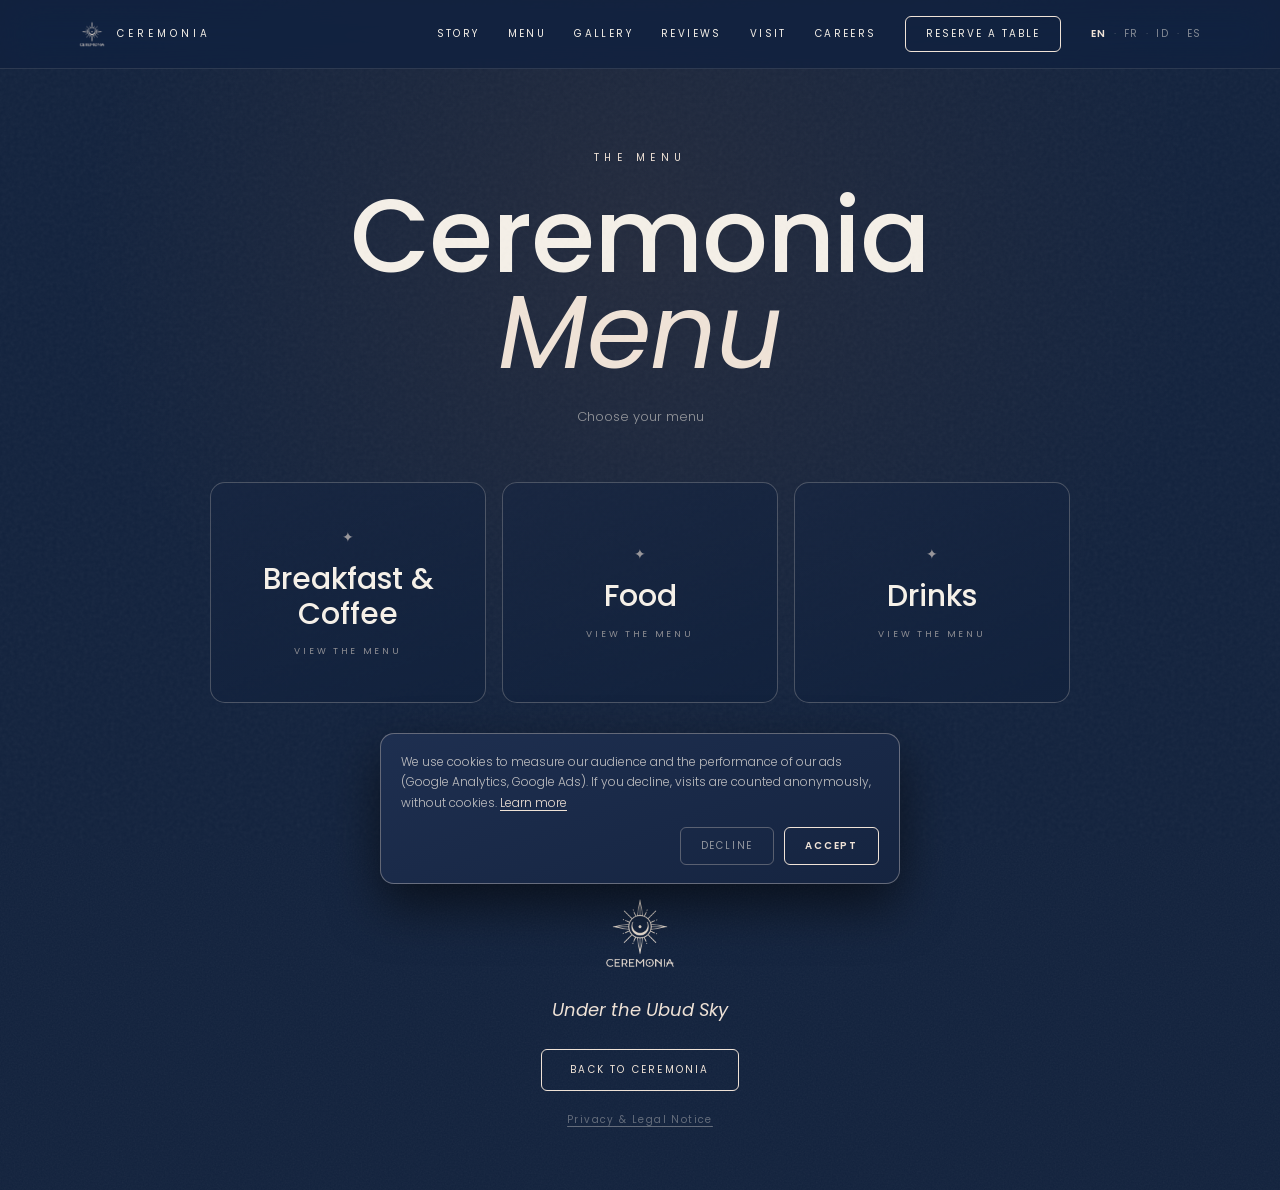
<file: menu.html>
<!DOCTYPE html>
<html lang="en">
<head>
<script src="consent.js"></script>
<!-- Google tag (gtag.js) -->
<script async src="https://www.googletagmanager.com/gtag/js?id=G-2QKQ0R6NVG"></script>
<script>
  window.dataLayer = window.dataLayer || [];
  function gtag(){dataLayer.push(arguments);}
  gtag('js', new Date());

  gtag('config', 'G-2QKQ0R6NVG');
</script>
<meta charset="utf-8">
<meta name="viewport" content="width=device-width, initial-scale=1">
<title>Menu · Ceremonia Rooftop Ubud</title>
<meta name="description" content="The Ceremonia menu. Breakfast and coffee, Balinese and world food, cocktails, spirits and wines, served on our rooftop in Ubud, Bali.">
<meta name="theme-color" content="#12223d">
<link rel="icon" type="image/png" href="favicon.png">
<link rel="apple-touch-icon" href="apple-touch-icon.png">
<link rel="canonical" href="https://www.ceremonia-rooftop.com/menu">
<meta property="og:type" content="website">
<meta property="og:title" content="Menu · Ceremonia Rooftop Ubud">
<meta property="og:description" content="Breakfast and coffee, Balinese and world food, cocktails, spirits and wines on our rooftop in Ubud, Bali.">
<meta property="og:url" content="https://www.ceremonia-rooftop.com/menu">
<meta property="og:image" content="https://www.ceremonia-rooftop.com/og-image.jpg">
<meta name="twitter:card" content="summary_large_image">
<script type="application/ld+json">
{
  "@context": "https://schema.org",
  "@type": "Restaurant",
  "name": "Ceremonia Rooftop Ubud",
  "url": "https://www.ceremonia-rooftop.com/",
  "servesCuisine": ["Balinese", "Indonesian", "International"],
  "address": {"@type": "PostalAddress", "addressLocality": "Ubud", "addressRegion": "Bali", "addressCountry": "ID"},
  "hasMenu": [
    {"@type": "Menu", "name": "Breakfast & Coffee", "url": "https://www.ceremonia-rooftop.com/BREAKFAST.pdf"},
    {"@type": "Menu", "name": "Food", "url": "https://www.ceremonia-rooftop.com/FOOD.pdf"},
    {"@type": "Menu", "name": "Drinks", "url": "https://www.ceremonia-rooftop.com/DRINKS.pdf"}
  ]
}
</script>
<link rel="stylesheet" href="fonts.css">
<style>
:root{--navy:#12223d;--navy-lt:#172642;--cream:#EDE8DF;--gold:#f0e3d7;--ivory:#F5F0E8;--umber:#8B6F47;--ease:cubic-bezier(0.16,1,0.3,1)}
*,*::before,*::after{box-sizing:border-box;margin:0;padding:0}
html{scroll-behavior:smooth;overflow-x:clip}
body{background:var(--navy);overflow-x:clip;font-family:'Poppins',sans-serif;color:var(--ivory)}
::-webkit-scrollbar{width:3px}::-webkit-scrollbar-thumb{background:var(--gold)}
a{text-decoration:none;color:inherit}
.grain::before{content:'';position:absolute;inset:0;pointer-events:none;z-index:0;
  background-image:url("data:image/svg+xml,%3Csvg viewBox='0 0 256 256' xmlns='http://www.w3.org/2000/svg'%3E%3Cfilter id='n'%3E%3CfeTurbulence type='fractalNoise' baseFrequency='0.85' numOctaves='4' stitchTiles='stitch'/%3E%3CfeColorMatrix type='saturate' values='0'/%3E%3C/filter%3E%3Crect width='256' height='256' filter='url(%23n)'/%3E%3C/svg%3E");opacity:.05}

/* ── chooser ── */
#choose{position:relative;min-height:88vh;display:flex;flex-direction:column;justify-content:center;align-items:center;text-align:center;
  padding:150px 7vw 90px;overflow:hidden;background:radial-gradient(ellipse at 50% 30%,rgba(139,94,60,.14) 0%,transparent 62%)}
#choose .eyebrow{font-size:10px;letter-spacing:.55em;text-transform:uppercase;color:var(--gold);margin-bottom:22px}
#choose h1{font-family:'Poppins',sans-serif;font-weight:500;font-size:clamp(48px,9vw,104px);line-height:.92;letter-spacing:-.01em}
#choose h1 em{display:block;color:var(--gold);font-weight:400;font-style:italic}
#choose .tag{max-width:520px;margin:26px auto 0;font-weight:300;font-size:13px;line-height:1.9;color:rgba(245,240,232,.55)}
.cover-orn{display:flex;align-items:center;justify-content:center;gap:14px;margin-top:30px}
.cover-orn .l{width:60px;height:1px;background:rgba(240,227,215,.3)}
.cover-orn span{color:rgba(240,227,215,.6);font-size:13px}
.menu-choice{position:relative;z-index:1;display:grid;grid-template-columns:repeat(3,minmax(0,1fr));gap:16px;width:100%;max-width:860px;margin-top:52px}
.mbtn{display:flex;flex-direction:column;align-items:center;justify-content:center;gap:14px;padding:44px 20px;
  border:1px solid rgba(240,227,215,.25);border-radius:15px;background:linear-gradient(160deg,rgba(23,38,66,.65),rgba(18,34,61,.9));
  cursor:pointer;transition:border-color .35s var(--ease),transform .35s var(--ease),box-shadow .35s var(--ease)}
.mbtn:hover{border-color:var(--gold);transform:translateY(-5px);box-shadow:0 18px 40px rgba(0,0,0,.4)}
.mbtn .mb-orn{color:rgba(240,227,215,.6);font-size:14px;transition:color .35s}
.mbtn:hover .mb-orn{color:var(--gold)}
.mbtn .mb-title{font-family:'Poppins',sans-serif;font-weight:500;font-size:clamp(23px,2.6vw,30px);line-height:1.15;color:var(--ivory)}
.mbtn .mb-hint{font-size:9px;letter-spacing:.3em;text-transform:uppercase;color:rgba(240,227,215,.55)}
@media(max-width:760px){.menu-choice{grid-template-columns:1fr;gap:12px;margin-top:40px}.mbtn{padding:30px 20px;gap:10px}#choose{padding:130px 7vw 70px}}

/* ── footer ── */
footer{text-align:center;padding:48px 7vw 60px;background:var(--navy);position:relative}
footer .logo{width:84px;margin:0 auto 14px}
footer .tagline{font-family:'Poppins',sans-serif;font-style:italic;color:var(--gold);font-size:18px}
footer .home{display:inline-block;margin-top:26px;font-size:10px;letter-spacing:.22em;text-transform:uppercase;border:1px solid var(--gold);color:var(--gold);padding:12px 28px;border-radius:6px;transition:background .3s,color .3s}
footer .home:hover{background:var(--gold);color:var(--navy)}

/* ── card overlay ── */
#card{position:fixed;inset:0;z-index:300;display:none;overflow-y:auto;-webkit-overflow-scrolling:touch;overscroll-behavior:contain;
  background:rgba(11,21,36,.78);backdrop-filter:blur(7px)}
#card.open{display:block}
.card-close{position:fixed;top:16px;right:18px;z-index:320;width:42px;height:42px;border-radius:50%;cursor:pointer;
  display:flex;align-items:center;justify-content:center;font-size:15px;line-height:1;
  color:var(--gold);background:rgba(18,34,61,.85);border:1px solid rgba(240,227,215,.4);backdrop-filter:blur(8px);
  transition:background .3s,color .3s}
.card-close:hover{background:var(--gold);color:var(--navy)}
.page-stack{position:relative;max-width:760px;margin:34px auto 70px;padding:0 12px;display:flex;flex-direction:column;gap:16px;
  animation:sheetIn .5s var(--ease)}
@keyframes sheetIn{from{opacity:0;transform:translateY(26px)}to{opacity:1;transform:none}}
.page-stack img{width:100%;display:block;border-radius:6px;box-shadow:0 24px 70px rgba(0,0,0,.55);background:var(--cream)}
.stack-foot{text-align:center;padding:10px 0 4px}
.stack-foot a{display:inline-block;font-size:10px;letter-spacing:.22em;text-transform:uppercase;border:1px solid var(--gold);color:var(--gold);
  padding:12px 28px;border-radius:6px;transition:background .3s,color .3s}
.stack-foot a:hover{background:var(--gold);color:var(--navy)}
@media(max-width:760px){
  .page-stack{margin:64px auto 50px;padding:0 8px;gap:10px}
  .card-close{top:12px;right:12px}
}
</style>
</head>
<body>
<script src="nav.js"></script>

<div id="choose-wrap">
<header id="choose" class="grain">
  <p class="eyebrow" data-t="The Menu">The Menu</p>
  <h1>Ceremonia<em>Menu</em></h1>
  <p class="tag" data-t="Choose your menu">Choose your menu</p>
  <div class="menu-choice">
    <a class="mbtn" href="#breakfast-coffee" data-open="breakfast-coffee">
      <span class="mb-orn">✦</span>
      <span class="mb-title" data-t="Breakfast &amp; Coffee">Breakfast &amp; Coffee</span>
      <span class="mb-hint" data-t="View the menu">View the menu</span>
    </a>
    <a class="mbtn" href="#food" data-open="food">
      <span class="mb-orn">✦</span>
      <span class="mb-title" data-t="Food">Food</span>
      <span class="mb-hint" data-t="View the menu">View the menu</span>
    </a>
    <a class="mbtn" href="#drinks" data-open="drinks">
      <span class="mb-orn">✦</span>
      <span class="mb-title" data-t="Drinks">Drinks</span>
      <span class="mb-hint" data-t="View the menu">View the menu</span>
    </a>
  </div>
  <div class="cover-orn"><span class="l"></span><span>✦</span><span class="l"></span></div>
</header>

<footer class="grain">
  <img class="logo" src="logo-ceremonia-beige.webp" alt="Ceremonia">
  <p class="tagline" data-t="Under the Ubud Sky">Under the Ubud Sky</p>
  <a class="home" href="/" data-t="Back to Ceremonia">Back to Ceremonia</a>
  <p style="margin-top:14px"><a href="/privacy" data-t="Privacy &amp; Legal Notice" style="font-size:10px;letter-spacing:.14em;color:rgba(245,240,232,.35);text-decoration:underline;text-underline-offset:3px">Privacy &amp; Legal Notice</a></p>
</footer>
</div>

<div id="card" role="dialog" aria-modal="true" aria-label="Menu"></div>

<script src="menu-i18n.js"></script>
<script>
const MENUS={
  'breakfast-coffee':{label:'Breakfast & Coffee', slug:'breakfast', pages:5, pdf:'BREAKFAST.pdf'},
  'food':{label:'Food', slug:'food', pages:7, pdf:'FOOD.pdf'},
  'drinks':{label:'Drinks', slug:'drinks', pages:7, pdf:'DRINKS.pdf'},
};

function cardHTML(key){
  const M=MENUS[key];
  const imgs=Array.from({length:M.pages},(_,i)=>{
    const n=String(i+1).padStart(2,'0');
    return `<img src="menu-pages/${M.slug}-${n}.webp" alt="Ceremonia ${M.label} menu, page ${i+1}"${i>0?' loading="lazy"':''} decoding="async">`;
  }).join('');
  return `<div class="page-stack">
    ${imgs}
    <div class="stack-foot"><a href="${M.pdf}" target="_blank" rel="noopener" data-dl>${t('Download the menu (PDF)')}</a></div>
  </div>`;
}

const overlay=document.getElementById('card');
let openKey=null, openedInPage=false;
function openCard(key){
  if(!MENUS[key])return;
  openKey=key;
  overlay.innerHTML=`<button class="card-close" aria-label="Close">✕</button>`+cardHTML(key);
  overlay.querySelector('.card-close').addEventListener('click',requestClose);
  overlay.scrollTop=0;
  overlay.classList.add('open');
  document.body.style.overflow='hidden';
}
function closeCard(){
  if(!openKey)return;
  openKey=null;
  overlay.classList.remove('open');
  document.body.style.overflow='';
}
function requestClose(){
  if(openedInPage){history.back();}
  else{closeCard();history.replaceState(null,'',location.pathname);}
}
function syncFromHash(){
  const k=location.hash.replace('#','');
  if(MENUS[k])openCard(k);else closeCard();
}
document.querySelectorAll('[data-open]').forEach(a=>a.addEventListener('click',()=>{openedInPage=true;}));
window.addEventListener('hashchange',syncFromHash);
document.addEventListener('keydown',e=>{if(e.key==='Escape'&&openKey)requestClose();});

window.__render=function(){
  if(openKey){
    const dl=overlay.querySelector('[data-dl]');
    if(dl)dl.textContent=t('Download the menu (PDF)');
  }
};

const q=new URLSearchParams(location.search).get('open');
if(q&&MENUS[q]){history.replaceState(null,'',location.pathname+'#'+q);}
syncFromHash();
if(window.initI18n)initI18n();
</script>
</body>
</html>
</file>
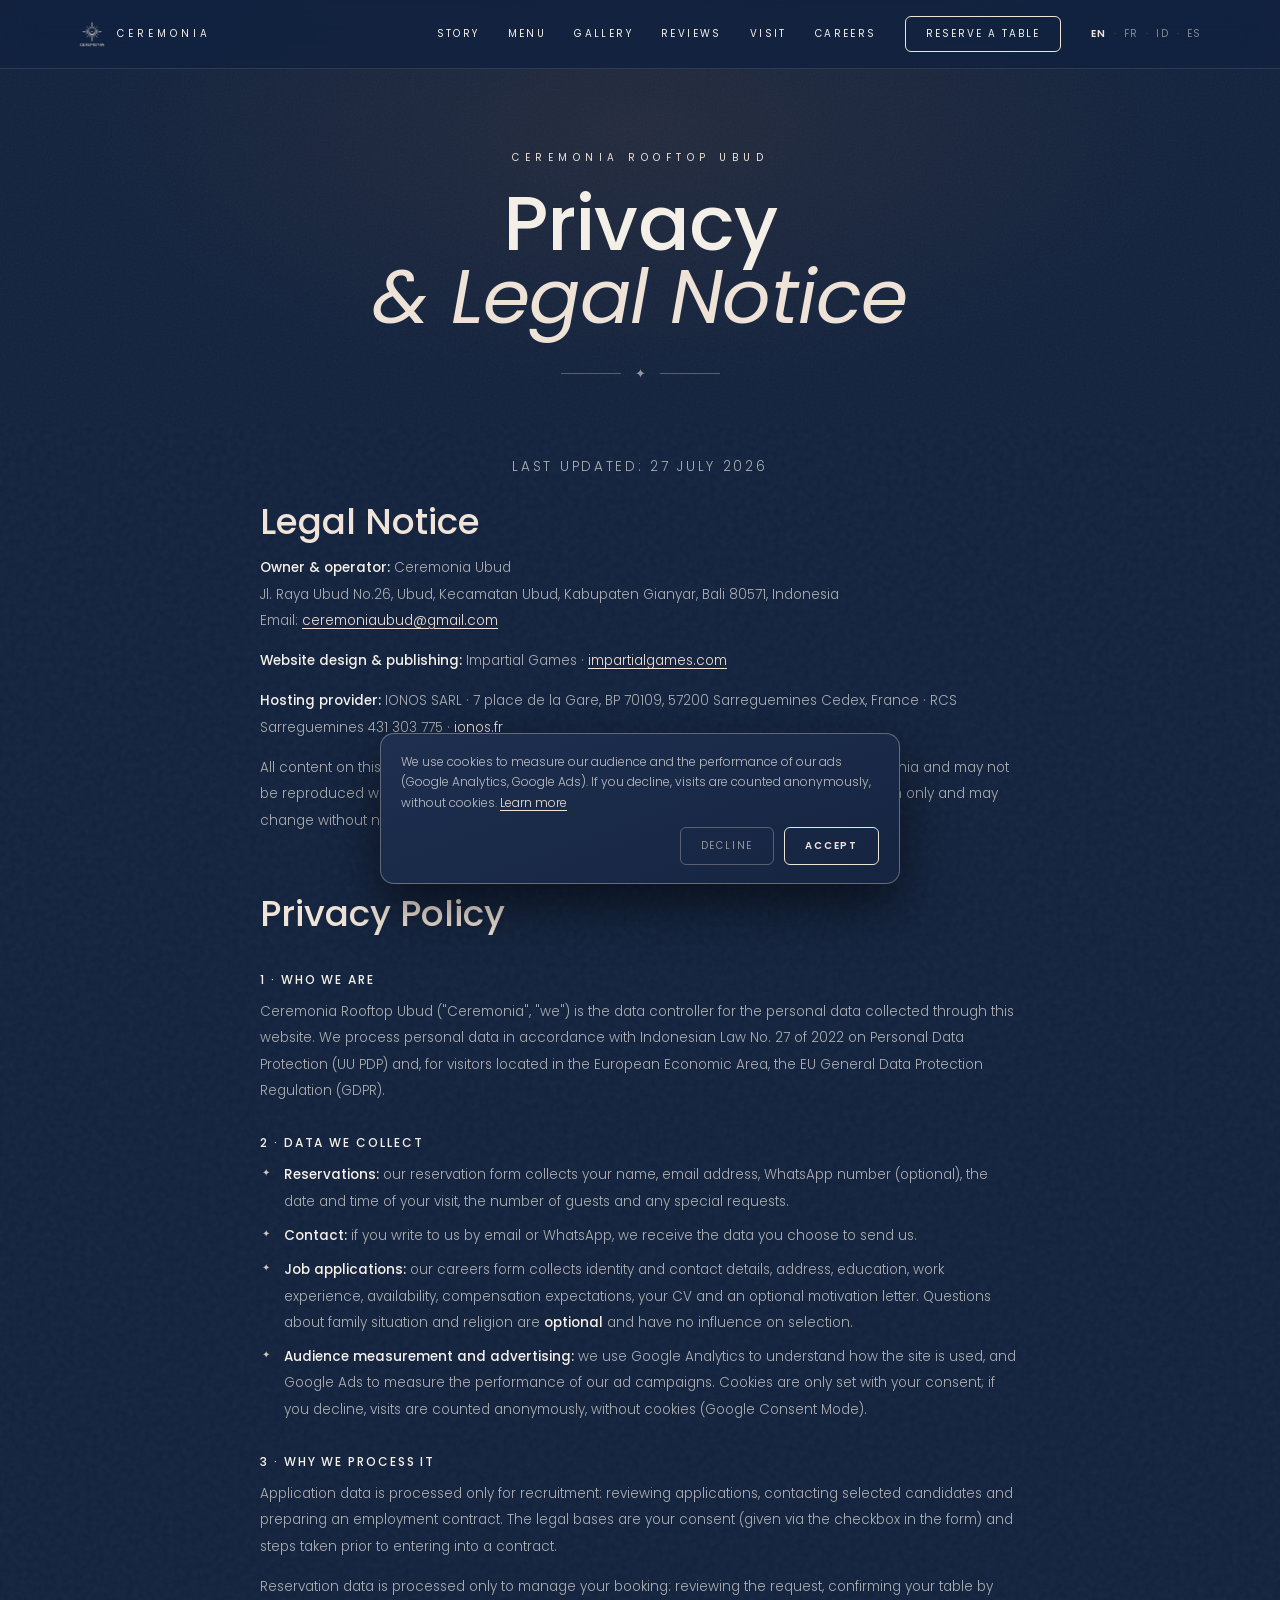
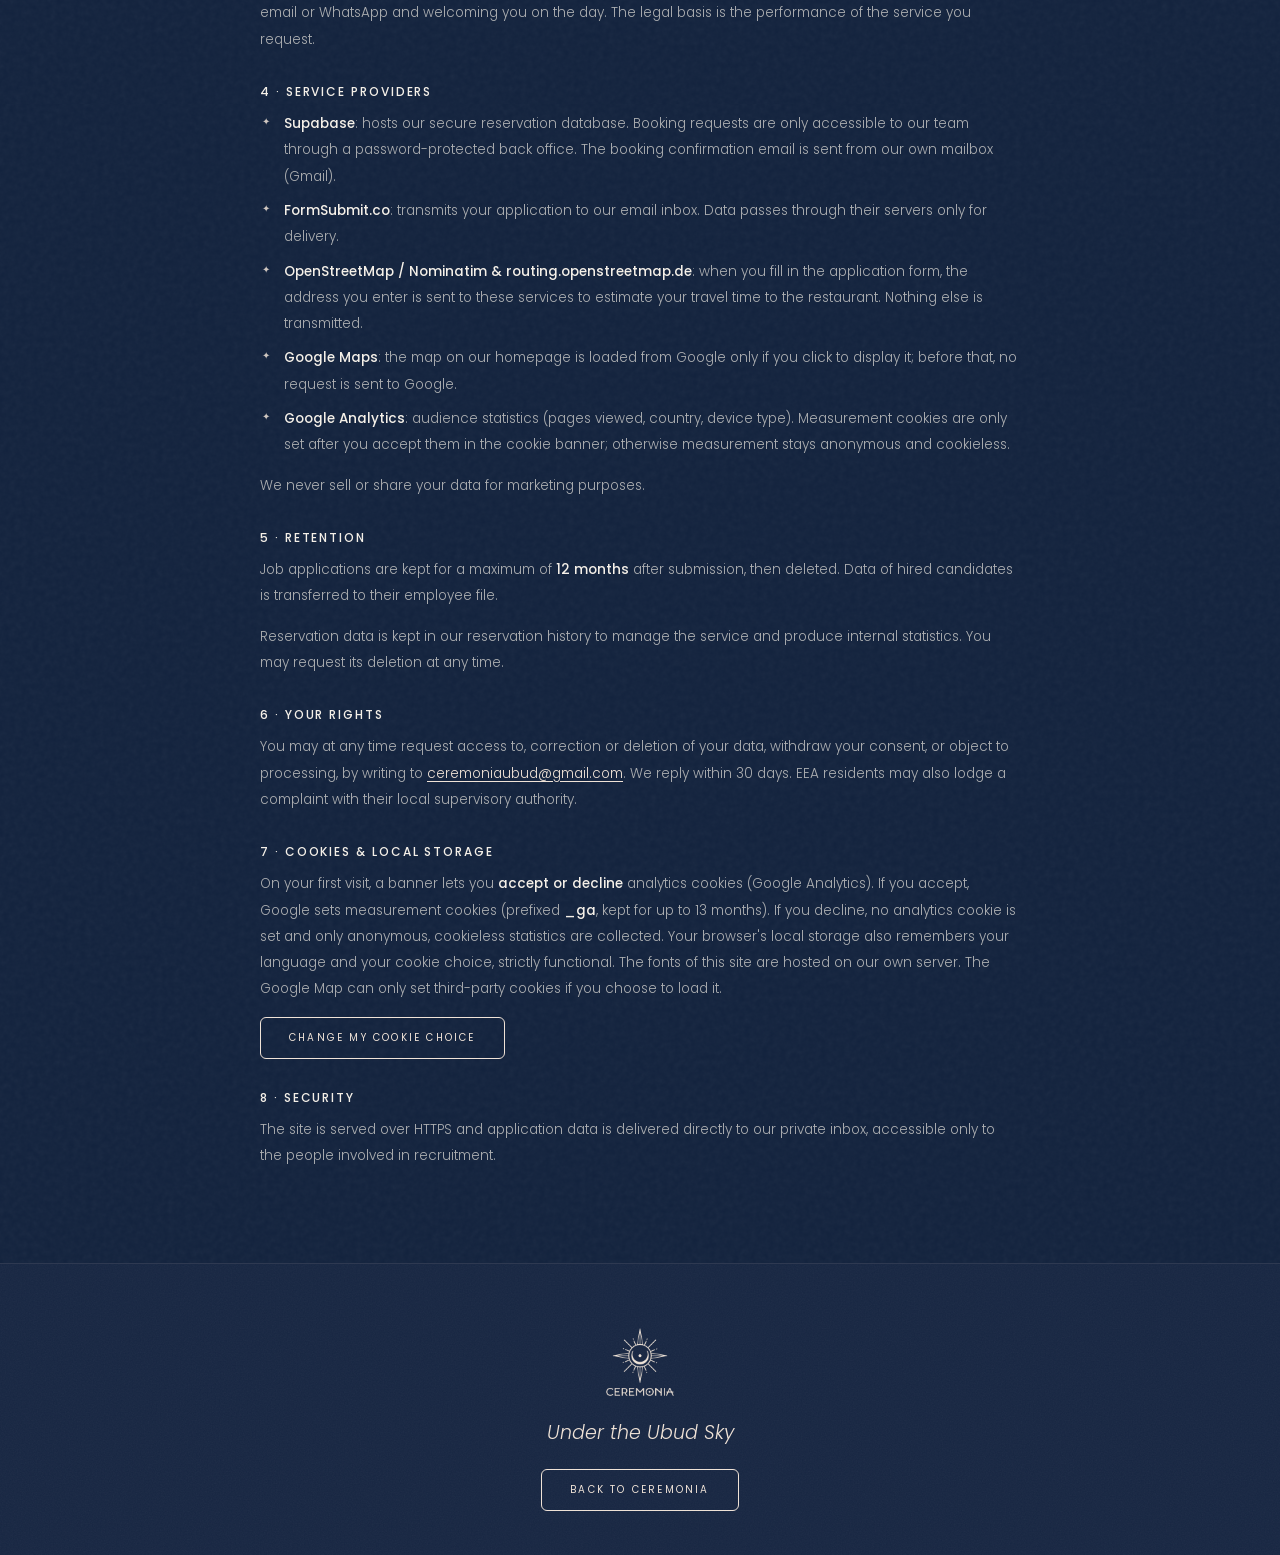
<file: privacy.html>
<!DOCTYPE html>
<html lang="en">
<head>
<script src="consent.js"></script>
<!-- Google tag (gtag.js) -->
<script async src="https://www.googletagmanager.com/gtag/js?id=G-2QKQ0R6NVG"></script>
<script>
  window.dataLayer = window.dataLayer || [];
  function gtag(){dataLayer.push(arguments);}
  gtag('js', new Date());

  gtag('config', 'G-2QKQ0R6NVG');
</script>
<meta charset="utf-8">
<meta name="viewport" content="width=device-width, initial-scale=1">
<title>Privacy & Legal · Ceremonia Rooftop Ubud</title>
<meta name="description" content="Privacy policy, legal notice and terms of use of Ceremonia Rooftop Ubud.">
<meta name="robots" content="noindex,follow">
<meta name="theme-color" content="#12223d">
<link rel="icon" type="image/png" href="favicon.png">
<link rel="apple-touch-icon" href="apple-touch-icon.png">
<link rel="canonical" href="https://www.ceremonia-rooftop.com/privacy">
<link rel="stylesheet" href="fonts.css">
<style>
:root{--navy:#12223d;--navy-lt:#172642;--cream:#EDE8DF;--gold:#f0e3d7;--ivory:#F5F0E8;--ease:cubic-bezier(0.16,1,0.3,1)}
*,*::before,*::after{box-sizing:border-box;margin:0;padding:0}
html{scroll-behavior:smooth;overflow-x:clip}
body{background:var(--navy);overflow-x:clip;font-family:'Poppins',sans-serif;color:var(--ivory)}
::-webkit-scrollbar{width:3px}::-webkit-scrollbar-thumb{background:var(--gold)}
a{text-decoration:none;color:inherit}
.grain::before{content:'';position:absolute;inset:0;pointer-events:none;z-index:0;
  background-image:url("data:image/svg+xml,%3Csvg viewBox='0 0 256 256' xmlns='http://www.w3.org/2000/svg'%3E%3Cfilter id='n'%3E%3CfeTurbulence type='fractalNoise' baseFrequency='0.85' numOctaves='4' stitchTiles='stitch'/%3E%3CfeColorMatrix type='saturate' values='0'/%3E%3C/filter%3E%3Crect width='256' height='256' filter='url(%23n)'/%3E%3C/svg%3E");opacity:.05}
#cover{position:relative;text-align:center;padding:150px 7vw 40px;overflow:hidden;background:radial-gradient(ellipse at 50% 30%,rgba(139,94,60,.14) 0%,transparent 62%)}
#cover .eyebrow{font-size:10px;letter-spacing:.55em;text-transform:uppercase;color:var(--gold);margin-bottom:22px}
#cover h1{font-family:'Poppins',sans-serif;font-weight:500;font-size:clamp(38px,7vw,76px);line-height:.96;letter-spacing:-.01em}
#cover h1 em{display:block;color:var(--gold);font-weight:400;font-style:italic}
.cover-orn{display:flex;align-items:center;justify-content:center;gap:14px;margin-top:30px}
.cover-orn .l{width:60px;height:1px;background:rgba(240,227,215,.3)}
.cover-orn span{color:rgba(240,227,215,.6);font-size:13px}
main{position:relative;padding:30px 7vw 80px}
.doc{max-width:760px;margin:0 auto;position:relative;z-index:1}
.updated{text-align:center;font-size:10px;letter-spacing:.2em;text-transform:uppercase;color:rgba(245,240,232,.4);margin-bottom:44px}
.doc h2{font-family:'Poppins',sans-serif;font-weight:500;font-size:clamp(26px,3.6vw,36px);color:var(--gold);margin:52px 0 6px}
.doc h2:first-of-type{margin-top:0}
.doc h3{font-family:'Poppins',sans-serif;font-weight:500;font-size:12px;letter-spacing:.16em;text-transform:uppercase;color:var(--ivory);margin:30px 0 10px}
.doc p,.doc li{font-weight:300;font-size:13.5px;line-height:1.95;color:rgba(245,240,232,.68)}
.doc p{margin-bottom:14px}
.doc ul{list-style:none;margin:0 0 14px}
.doc li{position:relative;padding-left:24px;margin-bottom:8px}
.doc li::before{content:'✦';position:absolute;left:2px;top:1px;color:var(--gold);font-size:10px;opacity:.85}
.doc a{color:var(--gold);text-decoration:underline;text-underline-offset:3px}
.doc strong{color:var(--ivory);font-weight:500}
.doc .rule{width:100%;height:1px;background:rgba(240,227,215,.14);margin:44px 0}
.todo-note{border:1px solid rgba(240,227,215,.35);background:rgba(240,227,215,.06);border-radius:9px;padding:12px 16px;font-size:11.5px;font-weight:300;line-height:1.7;color:rgba(240,227,215,.85);margin:14px 0 20px}
.lang-block{display:none}
.lang-block.show{display:block}
footer{position:relative;text-align:center;padding:56px 7vw 44px;background:var(--navy-lt);border-top:1px solid rgba(240,227,215,.1)}
footer .logo{width:84px;margin:0 auto 14px;display:block}
footer .tagline{font-family:'Poppins',sans-serif;font-style:italic;font-weight:300;color:var(--gold);font-size:19px;margin-bottom:22px}
footer .home{display:inline-block;font-size:10px;letter-spacing:.22em;text-transform:uppercase;border:1px solid var(--gold);color:var(--gold);padding:12px 28px;border-radius:6px;transition:background .3s,color .3s}
footer .home:hover{background:var(--gold);color:var(--navy)}
@media(max-width:640px){.doc h2{margin-top:40px}}
.manage-cookies{font-family:'Poppins',sans-serif;font-size:10px;letter-spacing:.22em;text-transform:uppercase;
  background:transparent;border:1px solid var(--gold);color:var(--gold);border-radius:6px;padding:12px 28px;cursor:pointer;transition:background .25s,color .25s}
.manage-cookies:hover{background:var(--gold);color:var(--navy)}
</style>
</head>
<body>

<script src="nav.js"></script>

<header id="cover" class="grain">
  <p class="eyebrow">Ceremonia Rooftop Ubud</p>
  <h1 data-title>Privacy<em>&amp; Legal Notice</em></h1>
  <div class="cover-orn"><span class="l"></span><span>✦</span><span class="l"></span></div>
</header>

<main class="grain">

  <!-- ═══════════════ ENGLISH ═══════════════ -->
  <div class="doc lang-block" data-lang="en">
    <p class="updated">Last updated: 27 July 2026</p>

    <h2>Legal Notice</h2>
    <p><strong>Owner &amp; operator:</strong> Ceremonia Ubud<br>
    Jl. Raya Ubud No.26, Ubud, Kecamatan Ubud, Kabupaten Gianyar, Bali 80571, Indonesia<br>
    Email: <a href="mailto:ceremoniaubud@gmail.com">ceremoniaubud@gmail.com</a></p>
    <p><strong>Website design &amp; publishing:</strong> Impartial Games · <a href="https://impartialgames.com" target="_blank" rel="noopener">impartialgames.com</a></p>
    <p><strong>Hosting provider:</strong> IONOS SARL · 7 place de la Gare, BP 70109, 57200 Sarreguemines Cedex, France · RCS Sarreguemines 431 303 775 · <a href="https://www.ionos.fr" target="_blank" rel="noopener">ionos.fr</a></p>
    <p>All content on this website (texts, photographs, logo, graphic design) is the property of Ceremonia and may not be reproduced without prior written permission. Menus and prices are provided for information only and may change without notice.</p>

    <h2>Privacy Policy</h2>

    <h3>1 · Who we are</h3>
    <p>Ceremonia Rooftop Ubud ("Ceremonia", "we") is the data controller for the personal data collected through this website. We process personal data in accordance with Indonesian Law No. 27 of 2022 on Personal Data Protection (UU PDP) and, for visitors located in the European Economic Area, the EU General Data Protection Regulation (GDPR).</p>

    <h3>2 · Data we collect</h3>
    <ul>
      <li><strong>Reservations:</strong> our reservation form collects your name, email address, WhatsApp number (optional), the date and time of your visit, the number of guests and any special requests.</li>
      <li><strong>Contact:</strong> if you write to us by email or WhatsApp, we receive the data you choose to send us.</li>
      <li><strong>Job applications:</strong> our careers form collects identity and contact details, address, education, work experience, availability, compensation expectations, your CV and an optional motivation letter. Questions about family situation and religion are <strong>optional</strong> and have no influence on selection.</li>
      <li><strong>Audience measurement and advertising:</strong> we use Google Analytics to understand how the site is used, and Google Ads to measure the performance of our ad campaigns. Cookies are only set with your consent; if you decline, visits are counted anonymously, without cookies (Google Consent Mode).</li>
    </ul>

    <h3>3 · Why we process it</h3>
    <p>Application data is processed only for recruitment: reviewing applications, contacting selected candidates and preparing an employment contract. The legal bases are your consent (given via the checkbox in the form) and steps taken prior to entering into a contract.</p>
    <p>Reservation data is processed only to manage your booking: reviewing the request, confirming your table by email or WhatsApp and welcoming you on the day. The legal basis is the performance of the service you request.</p>

    <h3>4 · Service providers</h3>
    <ul>
      <li><strong>Supabase</strong>: hosts our secure reservation database. Booking requests are only accessible to our team through a password-protected back office. The booking confirmation email is sent from our own mailbox (Gmail).</li>
      <li><strong>FormSubmit.co</strong>: transmits your application to our email inbox. Data passes through their servers only for delivery.</li>
      <li><strong>OpenStreetMap / Nominatim &amp; routing.openstreetmap.de</strong>: when you fill in the application form, the address you enter is sent to these services to estimate your travel time to the restaurant. Nothing else is transmitted.</li>
      <li><strong>Google Maps</strong>: the map on our homepage is loaded from Google only if you click to display it; before that, no request is sent to Google.</li>
      <li><strong>Google Analytics</strong>: audience statistics (pages viewed, country, device type). Measurement cookies are only set after you accept them in the cookie banner; otherwise measurement stays anonymous and cookieless.</li>
    </ul>
    <p>We never sell or share your data for marketing purposes.</p>

    <h3>5 · Retention</h3>
    <p>Job applications are kept for a maximum of <strong>12 months</strong> after submission, then deleted. Data of hired candidates is transferred to their employee file.</p>
    <p>Reservation data is kept in our reservation history to manage the service and produce internal statistics. You may request its deletion at any time.</p>

    <h3>6 · Your rights</h3>
    <p>You may at any time request access to, correction or deletion of your data, withdraw your consent, or object to processing, by writing to <a href="mailto:ceremoniaubud@gmail.com">ceremoniaubud@gmail.com</a>. We reply within 30 days. EEA residents may also lodge a complaint with their local supervisory authority.</p>

    <h3>7 · Cookies &amp; local storage</h3>
    <p>On your first visit, a banner lets you <strong>accept or decline</strong> analytics cookies (Google Analytics). If you accept, Google sets measurement cookies (prefixed <strong>_ga</strong>, kept for up to 13 months). If you decline, no analytics cookie is set and only anonymous, cookieless statistics are collected. Your browser's local storage also remembers your language and your cookie choice, strictly functional. The fonts of this site are hosted on our own server. The Google Map can only set third-party cookies if you choose to load it.</p>
    <p><button type="button" class="manage-cookies">Change my cookie choice</button></p>

    <h3>8 · Security</h3>
    <p>The site is served over HTTPS and application data is delivered directly to our private inbox, accessible only to the people involved in recruitment.</p>
  </div>

  <!-- ═══════════════ FRANÇAIS ═══════════════ -->
  <div class="doc lang-block" data-lang="fr">
    <p class="updated">Dernière mise à jour : 27 juillet 2026</p>

    <h2>Mentions légales</h2>
    <p><strong>Propriétaire &amp; exploitant :</strong> Ceremonia Ubud<br>
    Jl. Raya Ubud No.26, Ubud, Kecamatan Ubud, Kabupaten Gianyar, Bali 80571, Indonésie<br>
    Email : <a href="mailto:ceremoniaubud@gmail.com">ceremoniaubud@gmail.com</a></p>
    <p><strong>Conception &amp; édition du site :</strong> Impartial Games · <a href="https://impartialgames.com" target="_blank" rel="noopener">impartialgames.com</a></p>
    <p><strong>Hébergeur :</strong> IONOS SARL · 7 place de la Gare, BP 70109, 57200 Sarreguemines Cedex, France · RCS Sarreguemines 431 303 775 · <a href="https://www.ionos.fr" target="_blank" rel="noopener">ionos.fr</a></p>
    <p>L'ensemble du contenu de ce site (textes, photographies, logo, charte graphique) est la propriété de Ceremonia et ne peut être reproduit sans autorisation écrite préalable. Les menus et prix sont donnés à titre indicatif et peuvent évoluer sans préavis.</p>

    <h2>Politique de confidentialité</h2>

    <h3>1 · Qui sommes-nous</h3>
    <p>Ceremonia Rooftop Ubud (« Ceremonia », « nous ») est le responsable du traitement des données personnelles collectées via ce site. Nous traitons les données conformément à la loi indonésienne n° 27 de 2022 sur la protection des données personnelles (UU PDP) et, pour les visiteurs situés dans l'Espace économique européen, au Règlement général sur la protection des données (RGPD).</p>

    <h3>2 · Données collectées</h3>
    <ul>
      <li><strong>Réservations :</strong> notre formulaire de réservation collecte votre nom, votre adresse email, votre numéro WhatsApp (optionnel), la date et l'heure de votre venue, le nombre de personnes et vos demandes particulières.</li>
      <li><strong>Contact :</strong> si vous nous écrivez par email ou WhatsApp, nous recevons les données que vous choisissez de nous transmettre.</li>
      <li><strong>Candidatures :</strong> notre formulaire de recrutement collecte identité et coordonnées, adresse, formation, expérience professionnelle, disponibilité, attentes de rémunération, votre CV et une lettre de motivation optionnelle. Les questions sur la situation familiale et la religion sont <strong>optionnelles</strong> et n'ont aucune influence sur la sélection.</li>
      <li><strong>Mesure d'audience et publicité :</strong> nous utilisons Google Analytics pour comprendre l'usage du site, et Google Ads pour mesurer la performance de nos campagnes publicitaires. Les cookies ne sont déposés qu'avec votre consentement ; si vous refusez, les visites sont comptées anonymement, sans cookies (Google Consent Mode).</li>
    </ul>

    <h3>3 · Finalités du traitement</h3>
    <p>Les données de candidature sont traitées uniquement à des fins de recrutement : étude des candidatures, contact des candidats sélectionnés et préparation d'un contrat de travail. Les bases légales sont votre consentement (donné via la case à cocher du formulaire) et les mesures précontractuelles.</p>
    <p>Les données de réservation sont traitées uniquement pour gérer votre réservation : étude de la demande, confirmation de votre table par email ou WhatsApp et accueil le jour venu. La base légale est l'exécution du service que vous demandez.</p>

    <h3>4 · Prestataires</h3>
    <ul>
      <li><strong>Supabase</strong> : héberge notre base de réservations sécurisée. Les demandes ne sont accessibles à notre équipe que via un espace protégé par mot de passe. L'email de confirmation de réservation est envoyé depuis notre propre boîte (Gmail).</li>
      <li><strong>FormSubmit.co</strong> : achemine votre candidature vers notre boîte email. Les données ne transitent par leurs serveurs que pour la livraison.</li>
      <li><strong>OpenStreetMap / Nominatim &amp; routing.openstreetmap.de</strong> : lors du remplissage du formulaire, l'adresse que vous saisissez est envoyée à ces services pour estimer votre temps de trajet jusqu'au restaurant. Rien d'autre n'est transmis.</li>
      <li><strong>Google Maps</strong> : la carte de notre page d'accueil n'est chargée depuis Google que si vous cliquez pour l'afficher ; avant cela, aucune requête n'est envoyée à Google.</li>
      <li><strong>Google Analytics</strong> : statistiques de fréquentation (pages vues, pays, type d'appareil). Les cookies de mesure ne sont déposés qu'après votre accord via le bandeau cookies ; sinon, la mesure reste anonyme et sans cookies.</li>
    </ul>
    <p>Nous ne vendons ni ne partageons jamais vos données à des fins commerciales.</p>

    <h3>5 · Durée de conservation</h3>
    <p>Les candidatures sont conservées <strong>12 mois</strong> maximum après leur envoi, puis supprimées. Les données des candidats recrutés sont versées à leur dossier salarié.</p>
    <p>Les données de réservation sont conservées dans notre historique de réservations pour la gestion du service et des statistiques internes. Vous pouvez en demander la suppression à tout moment.</p>

    <h3>6 · Vos droits</h3>
    <p>Vous pouvez à tout moment demander l'accès, la rectification ou la suppression de vos données, retirer votre consentement ou vous opposer au traitement, en écrivant à <a href="mailto:ceremoniaubud@gmail.com">ceremoniaubud@gmail.com</a>. Nous répondons sous 30 jours. Les résidents de l'EEE peuvent également saisir leur autorité de contrôle locale (la CNIL en France).</p>

    <h3>7 · Cookies &amp; stockage local</h3>
    <p>Lors de votre première visite, un bandeau vous permet d'<strong>accepter ou de refuser</strong> les cookies de mesure d'audience (Google Analytics). Si vous acceptez, Google dépose des cookies de mesure (préfixe <strong>_ga</strong>, conservés jusqu'à 13 mois). Si vous refusez, aucun cookie d'analyse n'est déposé et seules des statistiques anonymes, sans cookies, sont collectées. Le stockage local du navigateur mémorise aussi votre langue et votre choix cookies, usage strictement fonctionnel. Les polices du site sont hébergées sur notre propre serveur. La carte Google Maps ne peut déposer des cookies tiers que si vous choisissez de la charger.</p>
    <p><button type="button" class="manage-cookies">Modifier mon choix cookies</button></p>

    <h3>8 · Sécurité</h3>
    <p>Le site est servi en HTTPS et les données de candidature sont livrées directement dans notre boîte privée, accessible aux seules personnes impliquées dans le recrutement.</p>
  </div>

  <!-- ═══════════════ BAHASA INDONESIA ═══════════════ -->
  <div class="doc lang-block" data-lang="id">
    <p class="updated">Terakhir diperbarui: 27 Juli 2026</p>

    <h2>Pemberitahuan Hukum</h2>
    <p><strong>Pemilik &amp; pengelola:</strong> Ceremonia Ubud<br>
    Jl. Raya Ubud No.26, Ubud, Kecamatan Ubud, Kabupaten Gianyar, Bali 80571, Indonesia<br>
    Email: <a href="mailto:ceremoniaubud@gmail.com">ceremoniaubud@gmail.com</a></p>
    <p><strong>Desain &amp; penerbitan situs:</strong> Impartial Games · <a href="https://impartialgames.com" target="_blank" rel="noopener">impartialgames.com</a></p>
    <p><strong>Penyedia hosting:</strong> IONOS SARL · 7 place de la Gare, BP 70109, 57200 Sarreguemines Cedex, Prancis · RCS Sarreguemines 431 303 775 · <a href="https://www.ionos.fr" target="_blank" rel="noopener">ionos.fr</a></p>
    <p>Seluruh konten situs ini (teks, foto, logo, desain grafis) adalah milik Ceremonia dan tidak boleh direproduksi tanpa izin tertulis. Menu dan harga bersifat informatif dan dapat berubah tanpa pemberitahuan.</p>

    <h2>Kebijakan Privasi</h2>

    <h3>1 · Tentang kami</h3>
    <p>Ceremonia Rooftop Ubud ("Ceremonia", "kami") adalah pengendali data pribadi yang dikumpulkan melalui situs ini. Kami memproses data pribadi sesuai dengan Undang-Undang No. 27 Tahun 2022 tentang Pelindungan Data Pribadi (UU PDP) dan, untuk pengunjung di Wilayah Ekonomi Eropa, sesuai GDPR.</p>

    <h3>2 · Data yang kami kumpulkan</h3>
    <ul>
      <li><strong>Reservasi:</strong> formulir reservasi kami mengumpulkan nama, alamat email, nomor WhatsApp (opsional), tanggal dan jam kunjungan, jumlah tamu, serta permintaan khusus Anda.</li>
      <li><strong>Kontak:</strong> jika Anda menghubungi kami lewat email atau WhatsApp, kami menerima data yang Anda kirimkan.</li>
      <li><strong>Lamaran kerja:</strong> formulir karier kami mengumpulkan identitas dan kontak, alamat, pendidikan, pengalaman kerja, ketersediaan, ekspektasi gaji, CV, dan surat motivasi (opsional). Pertanyaan tentang status keluarga dan agama bersifat <strong>opsional</strong> dan tidak memengaruhi seleksi.</li>
      <li><strong>Pengukuran pengunjung dan iklan:</strong> kami menggunakan Google Analytics untuk memahami penggunaan situs, dan Google Ads untuk mengukur performa kampanye iklan kami. Cookie hanya dipasang dengan persetujuan Anda; jika Anda menolak, kunjungan dihitung secara anonim, tanpa cookie (Google Consent Mode).</li>
    </ul>

    <h3>3 · Tujuan pemrosesan</h3>
    <p>Data lamaran diproses hanya untuk rekrutmen: meninjau lamaran, menghubungi kandidat terpilih, dan menyiapkan kontrak kerja. Dasar hukumnya adalah persetujuan Anda (melalui kotak centang di formulir) dan langkah-langkah pra-kontrak.</p>
    <p>Data reservasi diproses hanya untuk mengelola pemesanan Anda: meninjau permintaan, mengonfirmasi meja melalui email atau WhatsApp, dan menyambut Anda pada hari kunjungan. Dasar hukumnya adalah pelaksanaan layanan yang Anda minta.</p>

    <h3>4 · Penyedia layanan</h3>
    <ul>
      <li><strong>Supabase</strong>: menghosting basis data reservasi kami yang aman. Permintaan reservasi hanya dapat diakses tim kami melalui ruang kerja yang dilindungi kata sandi. Email konfirmasi reservasi dikirim dari kotak surat kami sendiri (Gmail).</li>
      <li><strong>FormSubmit.co</strong>: meneruskan lamaran Anda ke email kami. Data hanya melewati server mereka untuk pengiriman.</li>
      <li><strong>OpenStreetMap / Nominatim &amp; routing.openstreetmap.de</strong>: saat mengisi formulir, alamat yang Anda masukkan dikirim ke layanan ini untuk memperkirakan waktu tempuh Anda ke restoran. Tidak ada data lain yang dikirim.</li>
      <li><strong>Google Maps</strong>: peta di beranda hanya dimuat dari Google jika Anda mengklik untuk menampilkannya; sebelum itu, tidak ada permintaan yang dikirim ke Google.</li>
      <li><strong>Google Analytics</strong>: statistik kunjungan (halaman dilihat, negara, jenis perangkat). Cookie pengukuran hanya dipasang setelah Anda menyetujuinya lewat banner cookie; jika tidak, pengukuran tetap anonim dan tanpa cookie.</li>
    </ul>
    <p>Kami tidak pernah menjual atau membagikan data Anda untuk tujuan pemasaran.</p>

    <h3>5 · Penyimpanan</h3>
    <p>Lamaran kerja disimpan maksimal <strong>12 bulan</strong> setelah dikirim, lalu dihapus. Data kandidat yang diterima dipindahkan ke berkas karyawan.</p>
    <p>Data reservasi disimpan dalam riwayat reservasi kami untuk pengelolaan layanan dan statistik internal. Anda dapat meminta penghapusannya kapan saja.</p>

    <h3>6 · Hak Anda</h3>
    <p>Anda dapat kapan saja meminta akses, koreksi, atau penghapusan data, menarik persetujuan, atau menolak pemrosesan dengan menulis ke <a href="mailto:ceremoniaubud@gmail.com">ceremoniaubud@gmail.com</a>. Kami menjawab dalam 30 hari.</p>

    <h3>7 · Cookie &amp; penyimpanan lokal</h3>
    <p>Saat kunjungan pertama, sebuah banner memungkinkan Anda <strong>menerima atau menolak</strong> cookie analitik (Google Analytics). Jika menerima, Google memasang cookie pengukuran (awalan <strong>_ga</strong>, disimpan hingga 13 bulan). Jika menolak, tidak ada cookie analitik yang dipasang dan hanya statistik anonim tanpa cookie yang dikumpulkan. Penyimpanan lokal peramban juga mengingat bahasa dan pilihan cookie Anda, murni fungsional. Font situs dihosting di server kami sendiri. Peta Google Maps hanya dapat memasang cookie pihak ketiga jika Anda memilih memuatnya.</p>
    <p><button type="button" class="manage-cookies">Ubah pilihan cookie saya</button></p>

    <h3>8 · Keamanan</h3>
    <p>Situs disajikan melalui HTTPS dan data lamaran dikirim langsung ke kotak masuk pribadi kami, yang hanya dapat diakses oleh tim rekrutmen.</p>
  </div>

  <!-- ═══════════════ ESPAÑOL ═══════════════ -->
  <div class="doc lang-block" data-lang="es">
    <p class="updated">Última actualización: 27 de julio de 2026</p>

    <h2>Aviso Legal</h2>
    <p><strong>Propietario &amp; operador:</strong> Ceremonia Ubud<br>
    Jl. Raya Ubud No.26, Ubud, Kecamatan Ubud, Kabupaten Gianyar, Bali 80571, Indonesia<br>
    Email: <a href="mailto:ceremoniaubud@gmail.com">ceremoniaubud@gmail.com</a></p>
    <p><strong>Diseño &amp; edición del sitio:</strong> Impartial Games · <a href="https://impartialgames.com" target="_blank" rel="noopener">impartialgames.com</a></p>
    <p><strong>Alojamiento:</strong> IONOS SARL · 7 place de la Gare, BP 70109, 57200 Sarreguemines Cedex, Francia · RCS Sarreguemines 431 303 775 · <a href="https://www.ionos.fr" target="_blank" rel="noopener">ionos.fr</a></p>
    <p>Todo el contenido de este sitio (textos, fotografías, logotipo, diseño gráfico) es propiedad de Ceremonia y no puede reproducirse sin autorización escrita previa. Los menús y precios son informativos y pueden cambiar sin previo aviso.</p>

    <h2>Política de Privacidad</h2>

    <h3>1 · Quiénes somos</h3>
    <p>Ceremonia Rooftop Ubud («Ceremonia», «nosotros») es el responsable del tratamiento de los datos personales recogidos a través de este sitio. Tratamos los datos conforme a la Ley indonesia n.º 27 de 2022 de Protección de Datos Personales (UU PDP) y, para los visitantes del Espacio Económico Europeo, conforme al RGPD.</p>

    <h3>2 · Datos que recogemos</h3>
    <ul>
      <li><strong>Reservas:</strong> nuestro formulario de reserva recoge tu nombre, tu correo electrónico, tu número de WhatsApp (opcional), la fecha y hora de tu visita, el número de personas y tus peticiones especiales.</li>
      <li><strong>Contacto:</strong> si nos escribes por email o WhatsApp, recibimos los datos que decidas enviarnos.</li>
      <li><strong>Candidaturas:</strong> nuestro formulario de empleo recoge identidad y datos de contacto, dirección, formación, experiencia laboral, disponibilidad, expectativas salariales, tu CV y una carta de motivación opcional. Las preguntas sobre situación familiar y religión son <strong>opcionales</strong> y no influyen en la selección.</li>
      <li><strong>Medición de audiencia y publicidad:</strong> usamos Google Analytics para entender el uso del sitio, y Google Ads para medir el rendimiento de nuestras campañas publicitarias. Las cookies solo se instalan con tu consentimiento; si las rechazas, las visitas se cuentan de forma anónima, sin cookies (Google Consent Mode).</li>
    </ul>

    <h3>3 · Finalidad del tratamiento</h3>
    <p>Los datos de candidatura se tratan únicamente con fines de selección de personal: revisión de candidaturas, contacto con los candidatos seleccionados y preparación del contrato laboral. Las bases legales son tu consentimiento (mediante la casilla del formulario) y las medidas precontractuales.</p>
    <p>Los datos de reserva se procesan únicamente para gestionar tu reserva: revisar la solicitud, confirmar tu mesa por correo o WhatsApp y recibirte el día de tu visita. La base legal es la prestación del servicio que solicitas.</p>

    <h3>4 · Proveedores</h3>
    <ul>
      <li><strong>Supabase</strong>: aloja nuestra base de datos de reservas segura. Las solicitudes solo son accesibles para nuestro equipo mediante un espacio protegido por contraseña. El correo de confirmación de la reserva se envía desde nuestro propio buzón (Gmail).</li>
      <li><strong>FormSubmit.co</strong>: entrega tu candidatura en nuestro buzón de correo. Los datos solo pasan por sus servidores para la entrega.</li>
      <li><strong>OpenStreetMap / Nominatim &amp; routing.openstreetmap.de</strong>: al rellenar el formulario, la dirección que introduces se envía a estos servicios para estimar tu tiempo de trayecto al restaurante. No se transmite nada más.</li>
      <li><strong>Google Maps</strong>: el mapa de la página de inicio solo se carga desde Google si haces clic para mostrarlo; antes de eso, no se envía ninguna solicitud a Google.</li>
      <li><strong>Google Analytics</strong>: estadísticas de visitas (páginas vistas, país, tipo de dispositivo). Las cookies de medición solo se instalan tras tu aceptación en el banner de cookies; de lo contrario, la medición es anónima y sin cookies.</li>
    </ul>
    <p>Nunca vendemos ni compartimos tus datos con fines comerciales.</p>

    <h3>5 · Conservación</h3>
    <p>Las candidaturas se conservan un máximo de <strong>12 meses</strong> tras su envío y después se eliminan. Los datos de los candidatos contratados pasan a su expediente laboral.</p>
    <p>Los datos de reserva se conservan en nuestro historial de reservas para la gestión del servicio y estadísticas internas. Puedes solicitar su eliminación en cualquier momento.</p>

    <h3>6 · Tus derechos</h3>
    <p>Puedes solicitar en cualquier momento el acceso, la rectificación o la supresión de tus datos, retirar tu consentimiento u oponerte al tratamiento escribiendo a <a href="mailto:ceremoniaubud@gmail.com">ceremoniaubud@gmail.com</a>. Respondemos en un plazo de 30 días. Los residentes del EEE también pueden reclamar ante su autoridad de control local.</p>

    <h3>7 · Cookies &amp; almacenamiento local</h3>
    <p>En tu primera visita, un banner te permite <strong>aceptar o rechazar</strong> las cookies de análisis (Google Analytics). Si aceptas, Google instala cookies de medición (prefijo <strong>_ga</strong>, conservadas hasta 13 meses). Si rechazas, no se instala ninguna cookie de análisis y solo se recogen estadísticas anónimas, sin cookies. El almacenamiento local del navegador también recuerda tu idioma y tu elección de cookies, uso estrictamente funcional. Las fuentes del sitio están alojadas en nuestro propio servidor. El mapa de Google Maps solo puede instalar cookies de terceros si decides cargarlo.</p>
    <p><button type="button" class="manage-cookies">Cambiar mi elección de cookies</button></p>

    <h3>8 · Seguridad</h3>
    <p>El sitio se sirve mediante HTTPS y los datos de candidatura llegan directamente a nuestro buzón privado, accesible solo para las personas implicadas en la selección.</p>
  </div>

</main>

<footer class="grain">
  <img class="logo" src="logo-ceremonia-beige.webp" alt="Ceremonia">
  <p class="tagline" data-tagline>Under the Ubud Sky</p>
  <a class="home" href="/" data-back>Back to Ceremonia</a>
</footer>

<script>
const KEY='lang';
let LANG=localStorage.getItem(KEY)||'en';
const UI={
  title:{en:'Privacy<em>&amp; Legal Notice</em>',fr:'Confidentialité<em>&amp; Mentions légales</em>',id:'Privasi<em>&amp; Pemberitahuan Hukum</em>',es:'Privacidad<em>&amp; Aviso Legal</em>'},
  tagline:{en:'Under the Ubud Sky',fr:"Sous le ciel d'Ubud",id:'Di bawah langit Ubud',es:'Bajo el cielo de Ubud'},
  back:{en:'Back to Ceremonia',fr:'Retour à Ceremonia',id:'Kembali ke Ceremonia',es:'Volver a Ceremonia'},
};
function applyLang(){
  if(!UI.title[LANG])LANG='en';
  document.querySelectorAll('.lang-block').forEach(b=>b.classList.toggle('show',b.dataset.lang===LANG));
  document.querySelector('[data-title]').innerHTML=UI.title[LANG];
  document.querySelector('[data-tagline]').textContent=UI.tagline[LANG];
  document.querySelector('[data-back]').textContent=UI.back[LANG];
  document.documentElement.lang=LANG;
  document.querySelectorAll('.lang-btn').forEach(b=>b.classList.toggle('active',b.dataset.lang===LANG));
}
document.querySelectorAll('.lang-btn').forEach(b=>b.addEventListener('click',()=>{
  LANG=b.dataset.lang;localStorage.setItem(KEY,LANG);applyLang();
}));
applyLang();
</script>
</body>
</html>
</file>
<file: fonts.css>
/* Self-hosted font: Poppins (latin + latin-ext) */
/* latin-ext */
@font-face {
  font-family: 'Poppins';
  font-style: italic;
  font-weight: 300;
  font-display: swap;
  src: url(fonts/poppins-italic-300-latin-ext.woff2) format('woff2');
  unicode-range: U+0100-02BA, U+02BD-02C5, U+02C7-02CC, U+02CE-02D7, U+02DD-02FF, U+0304, U+0308, U+0329, U+1D00-1DBF, U+1E00-1E9F, U+1EF2-1EFF, U+2020, U+20A0-20AB, U+20AD-20C0, U+2113, U+2C60-2C7F, U+A720-A7FF;
}
/* latin */
@font-face {
  font-family: 'Poppins';
  font-style: italic;
  font-weight: 300;
  font-display: swap;
  src: url(fonts/poppins-italic-300-latin.woff2) format('woff2');
  unicode-range: U+0000-00FF, U+0131, U+0152-0153, U+02BB-02BC, U+02C6, U+02DA, U+02DC, U+0304, U+0308, U+0329, U+2000-206F, U+20AC, U+2122, U+2191, U+2193, U+2212, U+2215, U+FEFF, U+FFFD;
}
/* latin-ext */
@font-face {
  font-family: 'Poppins';
  font-style: italic;
  font-weight: 400;
  font-display: swap;
  src: url(fonts/poppins-italic-400-latin-ext.woff2) format('woff2');
  unicode-range: U+0100-02BA, U+02BD-02C5, U+02C7-02CC, U+02CE-02D7, U+02DD-02FF, U+0304, U+0308, U+0329, U+1D00-1DBF, U+1E00-1E9F, U+1EF2-1EFF, U+2020, U+20A0-20AB, U+20AD-20C0, U+2113, U+2C60-2C7F, U+A720-A7FF;
}
/* latin */
@font-face {
  font-family: 'Poppins';
  font-style: italic;
  font-weight: 400;
  font-display: swap;
  src: url(fonts/poppins-italic-400-latin.woff2) format('woff2');
  unicode-range: U+0000-00FF, U+0131, U+0152-0153, U+02BB-02BC, U+02C6, U+02DA, U+02DC, U+0304, U+0308, U+0329, U+2000-206F, U+20AC, U+2122, U+2191, U+2193, U+2212, U+2215, U+FEFF, U+FFFD;
}
/* latin-ext */
@font-face {
  font-family: 'Poppins';
  font-style: normal;
  font-weight: 300;
  font-display: swap;
  src: url(fonts/poppins-normal-300-latin-ext.woff2) format('woff2');
  unicode-range: U+0100-02BA, U+02BD-02C5, U+02C7-02CC, U+02CE-02D7, U+02DD-02FF, U+0304, U+0308, U+0329, U+1D00-1DBF, U+1E00-1E9F, U+1EF2-1EFF, U+2020, U+20A0-20AB, U+20AD-20C0, U+2113, U+2C60-2C7F, U+A720-A7FF;
}
/* latin */
@font-face {
  font-family: 'Poppins';
  font-style: normal;
  font-weight: 300;
  font-display: swap;
  src: url(fonts/poppins-normal-300-latin.woff2) format('woff2');
  unicode-range: U+0000-00FF, U+0131, U+0152-0153, U+02BB-02BC, U+02C6, U+02DA, U+02DC, U+0304, U+0308, U+0329, U+2000-206F, U+20AC, U+2122, U+2191, U+2193, U+2212, U+2215, U+FEFF, U+FFFD;
}
/* latin-ext */
@font-face {
  font-family: 'Poppins';
  font-style: normal;
  font-weight: 400;
  font-display: swap;
  src: url(fonts/poppins-normal-400-latin-ext.woff2) format('woff2');
  unicode-range: U+0100-02BA, U+02BD-02C5, U+02C7-02CC, U+02CE-02D7, U+02DD-02FF, U+0304, U+0308, U+0329, U+1D00-1DBF, U+1E00-1E9F, U+1EF2-1EFF, U+2020, U+20A0-20AB, U+20AD-20C0, U+2113, U+2C60-2C7F, U+A720-A7FF;
}
/* latin */
@font-face {
  font-family: 'Poppins';
  font-style: normal;
  font-weight: 400;
  font-display: swap;
  src: url(fonts/poppins-normal-400-latin.woff2) format('woff2');
  unicode-range: U+0000-00FF, U+0131, U+0152-0153, U+02BB-02BC, U+02C6, U+02DA, U+02DC, U+0304, U+0308, U+0329, U+2000-206F, U+20AC, U+2122, U+2191, U+2193, U+2212, U+2215, U+FEFF, U+FFFD;
}
/* latin-ext */
@font-face {
  font-family: 'Poppins';
  font-style: normal;
  font-weight: 500;
  font-display: swap;
  src: url(fonts/poppins-normal-500-latin-ext.woff2) format('woff2');
  unicode-range: U+0100-02BA, U+02BD-02C5, U+02C7-02CC, U+02CE-02D7, U+02DD-02FF, U+0304, U+0308, U+0329, U+1D00-1DBF, U+1E00-1E9F, U+1EF2-1EFF, U+2020, U+20A0-20AB, U+20AD-20C0, U+2113, U+2C60-2C7F, U+A720-A7FF;
}
/* latin */
@font-face {
  font-family: 'Poppins';
  font-style: normal;
  font-weight: 500;
  font-display: swap;
  src: url(fonts/poppins-normal-500-latin.woff2) format('woff2');
  unicode-range: U+0000-00FF, U+0131, U+0152-0153, U+02BB-02BC, U+02C6, U+02DA, U+02DC, U+0304, U+0308, U+0329, U+2000-206F, U+20AC, U+2122, U+2191, U+2193, U+2212, U+2215, U+FEFF, U+FFFD;
}
/* latin-ext */
@font-face {
  font-family: 'Poppins';
  font-style: normal;
  font-weight: 600;
  font-display: swap;
  src: url(fonts/poppins-normal-600-latin-ext.woff2) format('woff2');
  unicode-range: U+0100-02BA, U+02BD-02C5, U+02C7-02CC, U+02CE-02D7, U+02DD-02FF, U+0304, U+0308, U+0329, U+1D00-1DBF, U+1E00-1E9F, U+1EF2-1EFF, U+2020, U+20A0-20AB, U+20AD-20C0, U+2113, U+2C60-2C7F, U+A720-A7FF;
}
/* latin */
@font-face {
  font-family: 'Poppins';
  font-style: normal;
  font-weight: 600;
  font-display: swap;
  src: url(fonts/poppins-normal-600-latin.woff2) format('woff2');
  unicode-range: U+0000-00FF, U+0131, U+0152-0153, U+02BB-02BC, U+02C6, U+02DA, U+02DC, U+0304, U+0308, U+0329, U+2000-206F, U+20AC, U+2122, U+2191, U+2193, U+2212, U+2215, U+FEFF, U+FFFD;
}
/* latin-ext */
@font-face {
  font-family: 'Poppins';
  font-style: normal;
  font-weight: 700;
  font-display: swap;
  src: url(fonts/poppins-normal-700-latin-ext.woff2) format('woff2');
  unicode-range: U+0100-02BA, U+02BD-02C5, U+02C7-02CC, U+02CE-02D7, U+02DD-02FF, U+0304, U+0308, U+0329, U+1D00-1DBF, U+1E00-1E9F, U+1EF2-1EFF, U+2020, U+20A0-20AB, U+20AD-20C0, U+2113, U+2C60-2C7F, U+A720-A7FF;
}
/* latin */
@font-face {
  font-family: 'Poppins';
  font-style: normal;
  font-weight: 700;
  font-display: swap;
  src: url(fonts/poppins-normal-700-latin.woff2) format('woff2');
  unicode-range: U+0000-00FF, U+0131, U+0152-0153, U+02BB-02BC, U+02C6, U+02DA, U+02DC, U+0304, U+0308, U+0329, U+2000-206F, U+20AC, U+2122, U+2191, U+2193, U+2212, U+2215, U+FEFF, U+FFFD;
}
</file>
